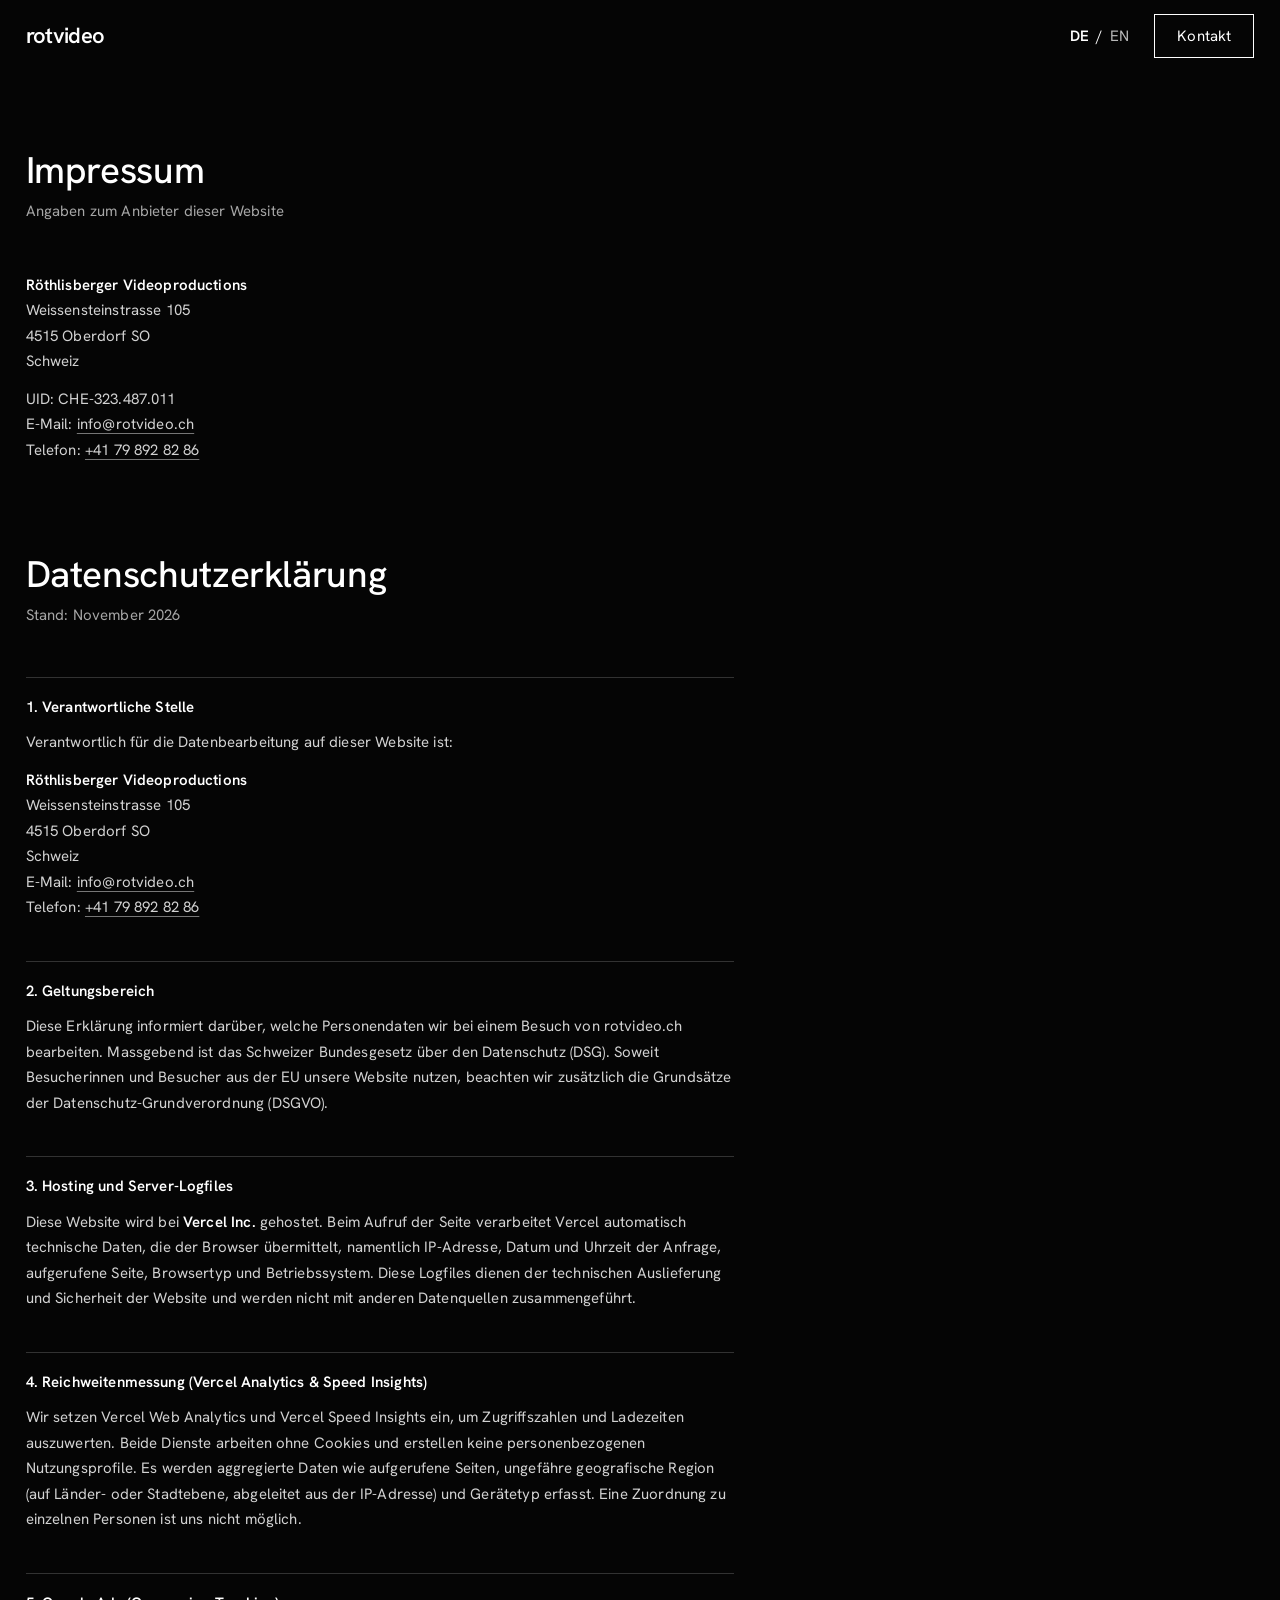
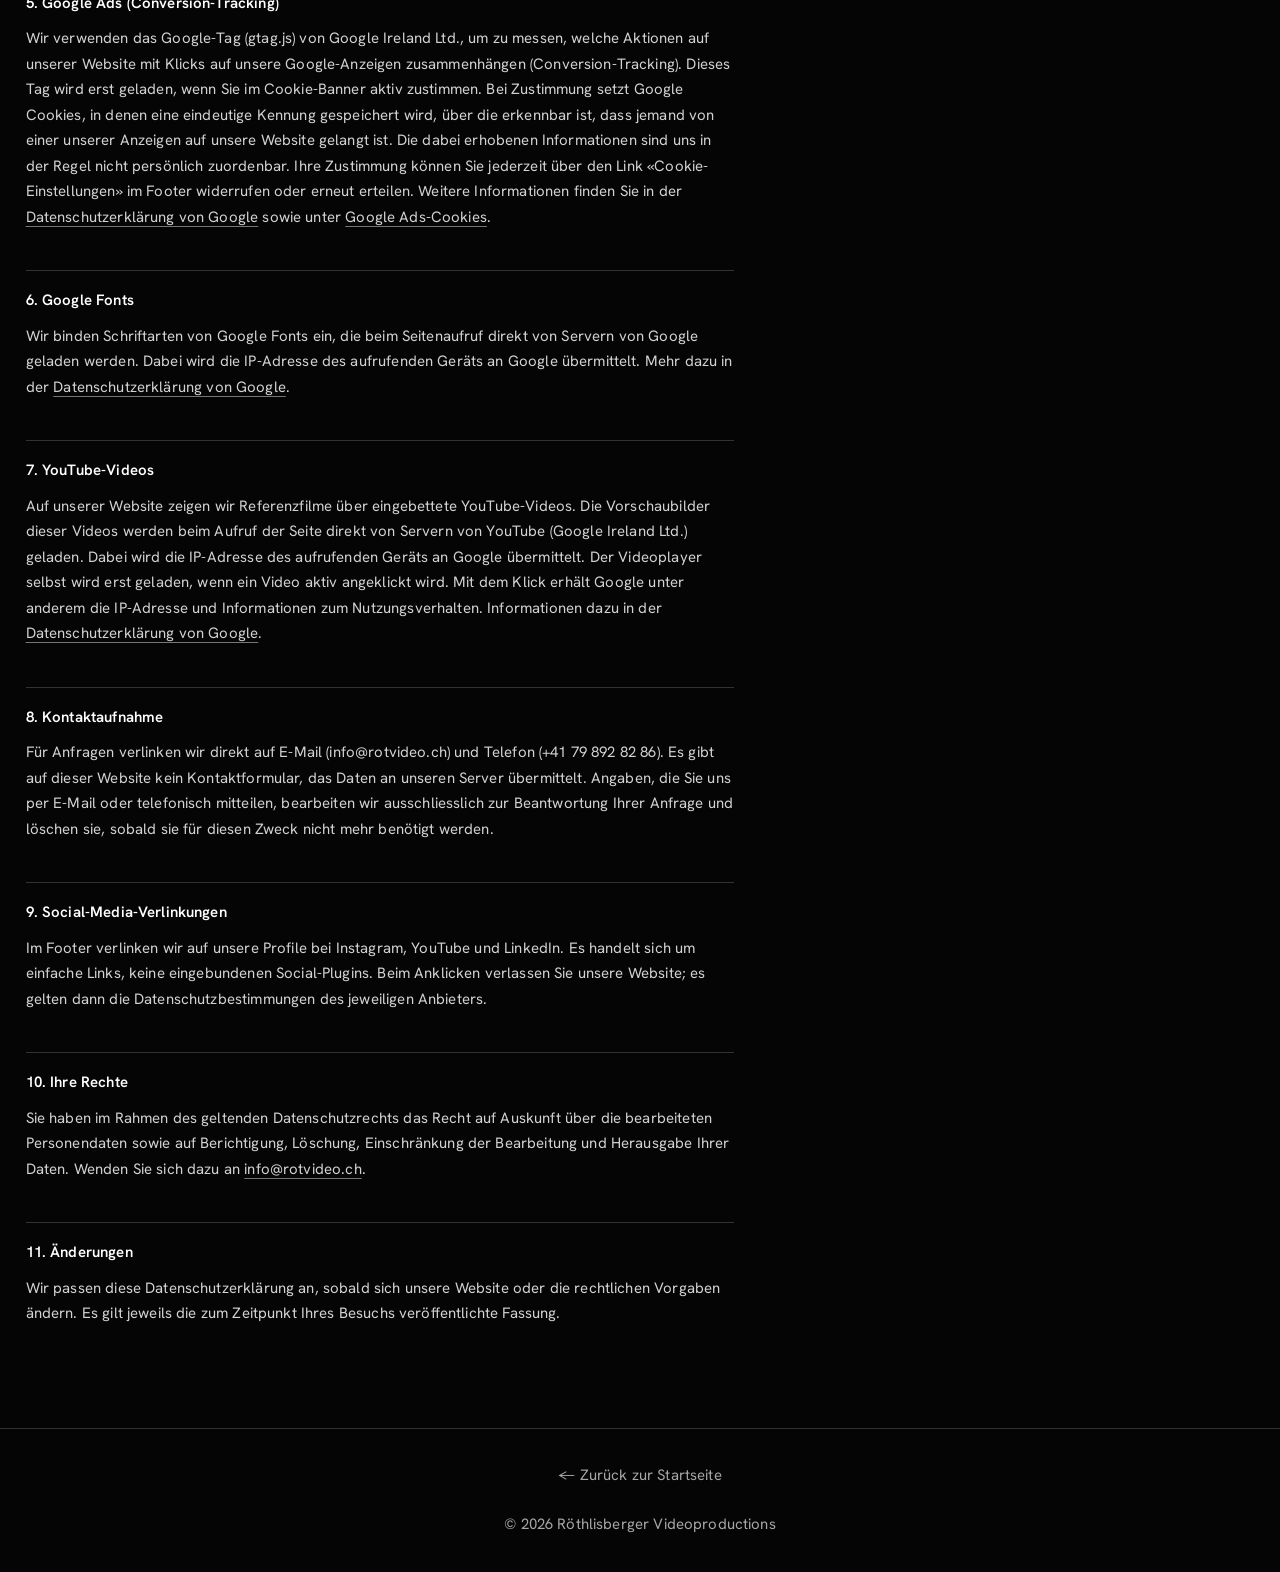
<file: datenschutz.html>
<!DOCTYPE html>
<html lang="de-CH">
<head>
<meta charset="UTF-8">
<meta name="viewport" content="width=device-width, initial-scale=1.0">
<title>Impressum &amp; Datenschutz — Röthlisberger Videoproductions</title>
<meta name="robots" content="noindex">
<link rel="icon" type="image/png" sizes="192x192" href="/favicon.png">
<link rel="preconnect" href="https://fonts.googleapis.com">
<link rel="preconnect" href="https://fonts.gstatic.com" crossorigin>
<link href="https://fonts.googleapis.com/css2?family=Hanken+Grotesk:wght@400;500;600&display=swap" rel="stylesheet">
<link rel="stylesheet" href="/site.css">
</head>
<body>
<header class="top legal-top">
  <a class="logo" href="/" aria-label="rotvideo – Röthlisberger Videoproductions, zur Startseite">rotvideo</a>
  <div class="top-right">
    <span class="lang"><span class="on" aria-current="true">DE</span><span aria-hidden="true">/</span><a href="/privacy.html" lang="en" hreflang="en" aria-label="English version">EN</a></span>
    <a class="btn-line" href="/#kontakt">Kontakt</a>
  </div>
</header>

<main class="legal">
  <h1>Impressum</h1>
  <p class="updated">Angaben zum Anbieter dieser Website</p>
  <p><strong>Röthlisberger Videoproductions</strong><br>
  Weissensteinstrasse 105<br>
  4515 Oberdorf SO<br>
  Schweiz</p>
  <p>UID: CHE-323.487.011<br>
  E-Mail: <a href="mailto:info@rotvideo.ch">info@rotvideo.ch</a><br>
  Telefon: <a href="tel:+41798928286">+41 79 892 82 86</a></p>

  <h2 class="legal-title" id="datenschutz">Datenschutzerklärung</h2>
  <p class="updated">Stand: November 2026</p>

  <h2>1. Verantwortliche Stelle</h2>
  <p>Verantwortlich für die Datenbearbeitung auf dieser Website ist:</p>
  <p><strong>Röthlisberger Videoproductions</strong><br>
  Weissensteinstrasse 105<br>
  4515 Oberdorf SO<br>
  Schweiz<br>
  E-Mail: <a href="mailto:info@rotvideo.ch">info@rotvideo.ch</a><br>
  Telefon: <a href="tel:+41798928286">+41 79 892 82 86</a></p>

  <h2>2. Geltungsbereich</h2>
  <p>Diese Erklärung informiert darüber, welche Personendaten wir bei einem Besuch von rotvideo.ch bearbeiten. Massgebend ist das Schweizer Bundesgesetz über den Datenschutz (DSG). Soweit Besucherinnen und Besucher aus der EU unsere Website nutzen, beachten wir zusätzlich die Grundsätze der Datenschutz-Grundverordnung (DSGVO).</p>

  <h2>3. Hosting und Server-Logfiles</h2>
  <p>Diese Website wird bei <strong>Vercel Inc.</strong> gehostet. Beim Aufruf der Seite verarbeitet Vercel automatisch technische Daten, die der Browser übermittelt, namentlich IP-Adresse, Datum und Uhrzeit der Anfrage, aufgerufene Seite, Browsertyp und Betriebssystem. Diese Logfiles dienen der technischen Auslieferung und Sicherheit der Website und werden nicht mit anderen Datenquellen zusammengeführt.</p>

  <h2>4. Reichweitenmessung (Vercel Analytics &amp; Speed Insights)</h2>
  <p>Wir setzen Vercel Web Analytics und Vercel Speed Insights ein, um Zugriffszahlen und Ladezeiten auszuwerten. Beide Dienste arbeiten ohne Cookies und erstellen keine personenbezogenen Nutzungsprofile. Es werden aggregierte Daten wie aufgerufene Seiten, ungefähre geografische Region (auf Länder- oder Stadtebene, abgeleitet aus der IP-Adresse) und Gerätetyp erfasst. Eine Zuordnung zu einzelnen Personen ist uns nicht möglich.</p>

  <h2>5. Google Ads (Conversion-Tracking)</h2>
  <p>Wir verwenden das Google-Tag (gtag.js) von Google Ireland Ltd., um zu messen, welche Aktionen auf unserer Website mit Klicks auf unsere Google-Anzeigen zusammenhängen (Conversion-Tracking). Dieses Tag wird erst geladen, wenn Sie im Cookie-Banner aktiv zustimmen. Bei Zustimmung setzt Google Cookies, in denen eine eindeutige Kennung gespeichert wird, über die erkennbar ist, dass jemand von einer unserer Anzeigen auf unsere Website gelangt ist. Die dabei erhobenen Informationen sind uns in der Regel nicht persönlich zuordenbar. Ihre Zustimmung können Sie jederzeit über den Link «Cookie-Einstellungen» im Footer widerrufen oder erneut erteilen. Weitere Informationen finden Sie in der <a href="https://policies.google.com/privacy" target="_blank" rel="noopener">Datenschutzerklärung von Google</a> sowie unter <a href="https://policies.google.com/technologies/ads" target="_blank" rel="noopener">Google Ads-Cookies</a>.</p>

  <h2>6. Google Fonts</h2>
  <p>Wir binden Schriftarten von Google Fonts ein, die beim Seitenaufruf direkt von Servern von Google geladen werden. Dabei wird die IP-Adresse des aufrufenden Geräts an Google übermittelt. Mehr dazu in der <a href="https://policies.google.com/privacy" target="_blank" rel="noopener">Datenschutzerklärung von Google</a>.</p>

  <h2>7. YouTube-Videos</h2>
  <p>Auf unserer Website zeigen wir Referenzfilme über eingebettete YouTube-Videos. Die Vorschaubilder dieser Videos werden beim Aufruf der Seite direkt von Servern von YouTube (Google Ireland Ltd.) geladen. Dabei wird die IP-Adresse des aufrufenden Geräts an Google übermittelt. Der Videoplayer selbst wird erst geladen, wenn ein Video aktiv angeklickt wird. Mit dem Klick erhält Google unter anderem die IP-Adresse und Informationen zum Nutzungsverhalten. Informationen dazu in der <a href="https://policies.google.com/privacy" target="_blank" rel="noopener">Datenschutzerklärung von Google</a>.</p>

  <h2>8. Kontaktaufnahme</h2>
  <p>Für Anfragen verlinken wir direkt auf E-Mail (info@rotvideo.ch) und Telefon (+41 79 892 82 86). Es gibt auf dieser Website kein Kontaktformular, das Daten an unseren Server übermittelt. Angaben, die Sie uns per E-Mail oder telefonisch mitteilen, bearbeiten wir ausschliesslich zur Beantwortung Ihrer Anfrage und löschen sie, sobald sie für diesen Zweck nicht mehr benötigt werden.</p>

  <h2>9. Social-Media-Verlinkungen</h2>
  <p>Im Footer verlinken wir auf unsere Profile bei Instagram, YouTube und LinkedIn. Es handelt sich um einfache Links, keine eingebundenen Social-Plugins. Beim Anklicken verlassen Sie unsere Website; es gelten dann die Datenschutzbestimmungen des jeweiligen Anbieters.</p>

  <h2>10. Ihre Rechte</h2>
  <p>Sie haben im Rahmen des geltenden Datenschutzrechts das Recht auf Auskunft über die bearbeiteten Personendaten sowie auf Berichtigung, Löschung, Einschränkung der Bearbeitung und Herausgabe Ihrer Daten. Wenden Sie sich dazu an <a href="mailto:info@rotvideo.ch">info@rotvideo.ch</a>.</p>

  <h2>11. Änderungen</h2>
  <p>Wir passen diese Datenschutzerklärung an, sobald sich unsere Website oder die rechtlichen Vorgaben ändern. Es gilt jeweils die zum Zeitpunkt Ihres Besuchs veröffentlichte Fassung.</p>
</main>

<footer class="foot">
  <a href="/">← Zurück zur Startseite</a>
  <div class="foot-group">
    <span>© 2026 Röthlisberger Videoproductions</span>
  </div>
</footer>
</body>
</html>
</file>
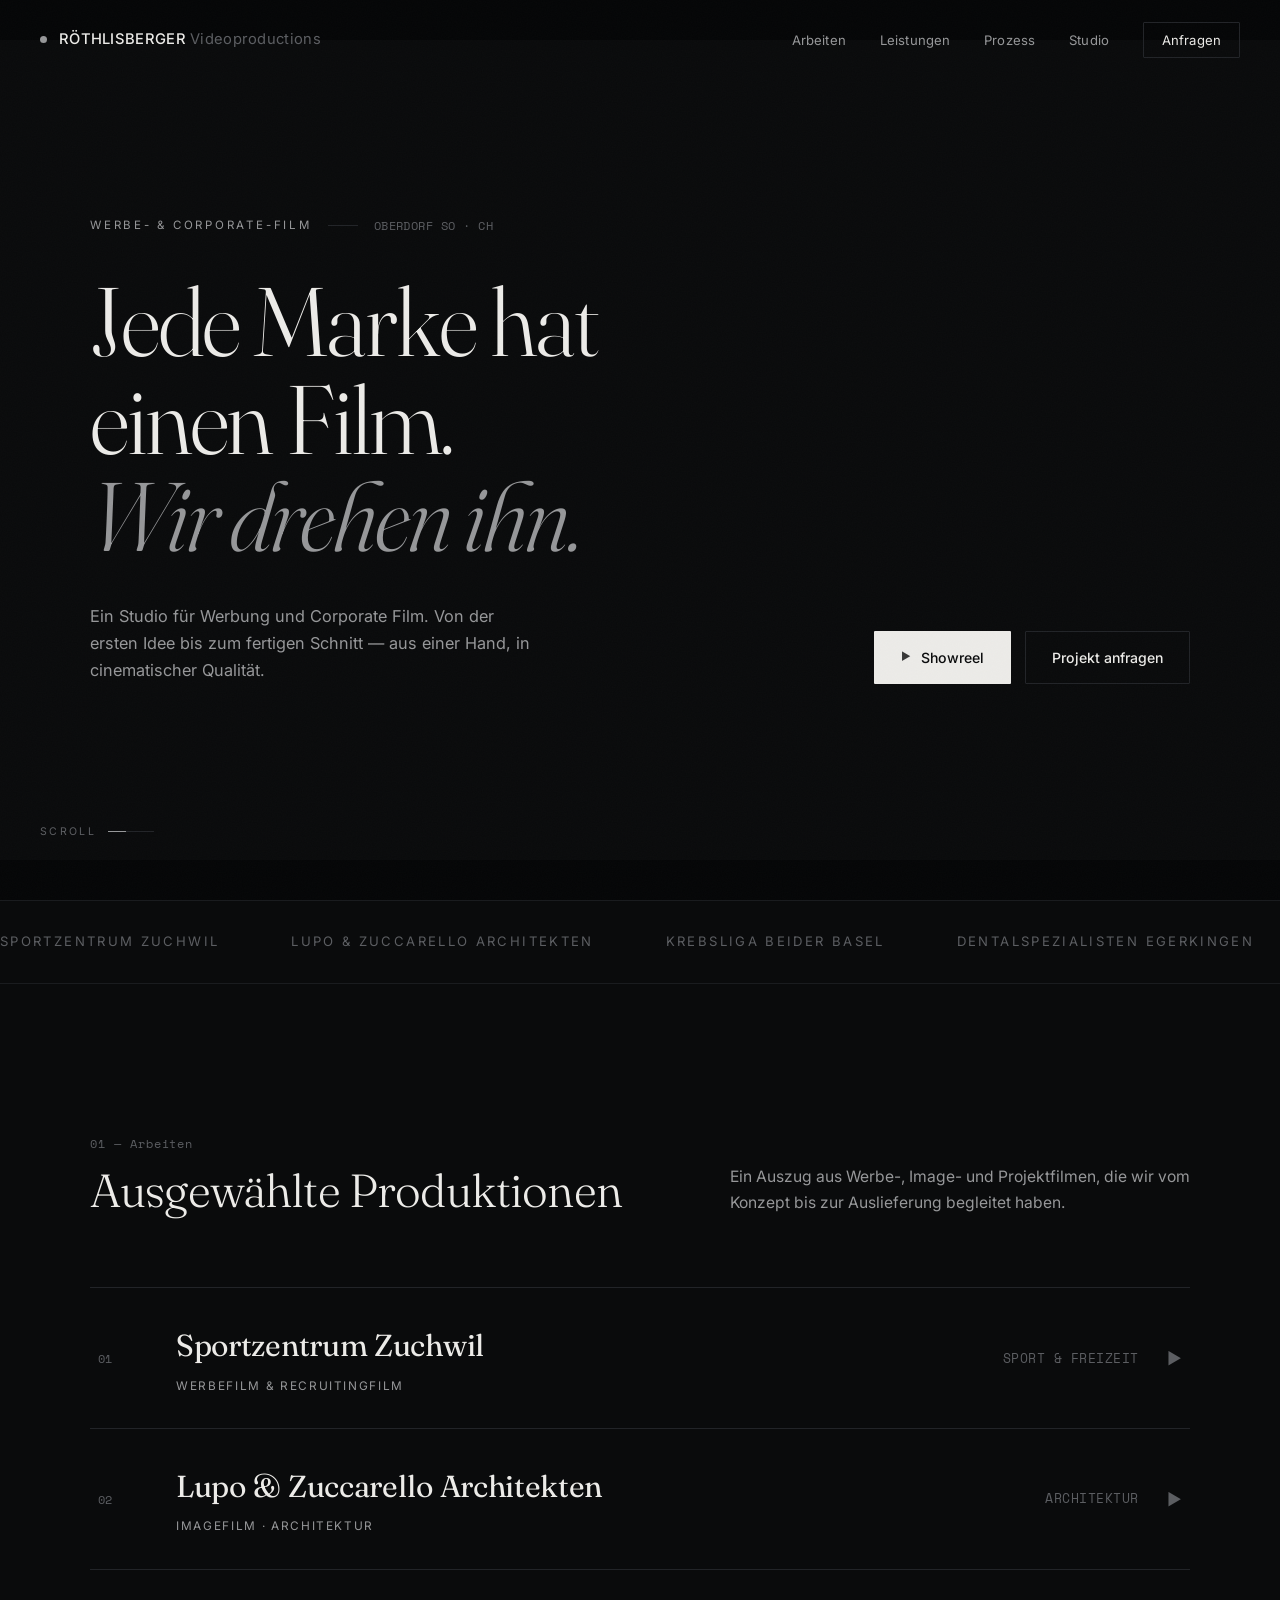
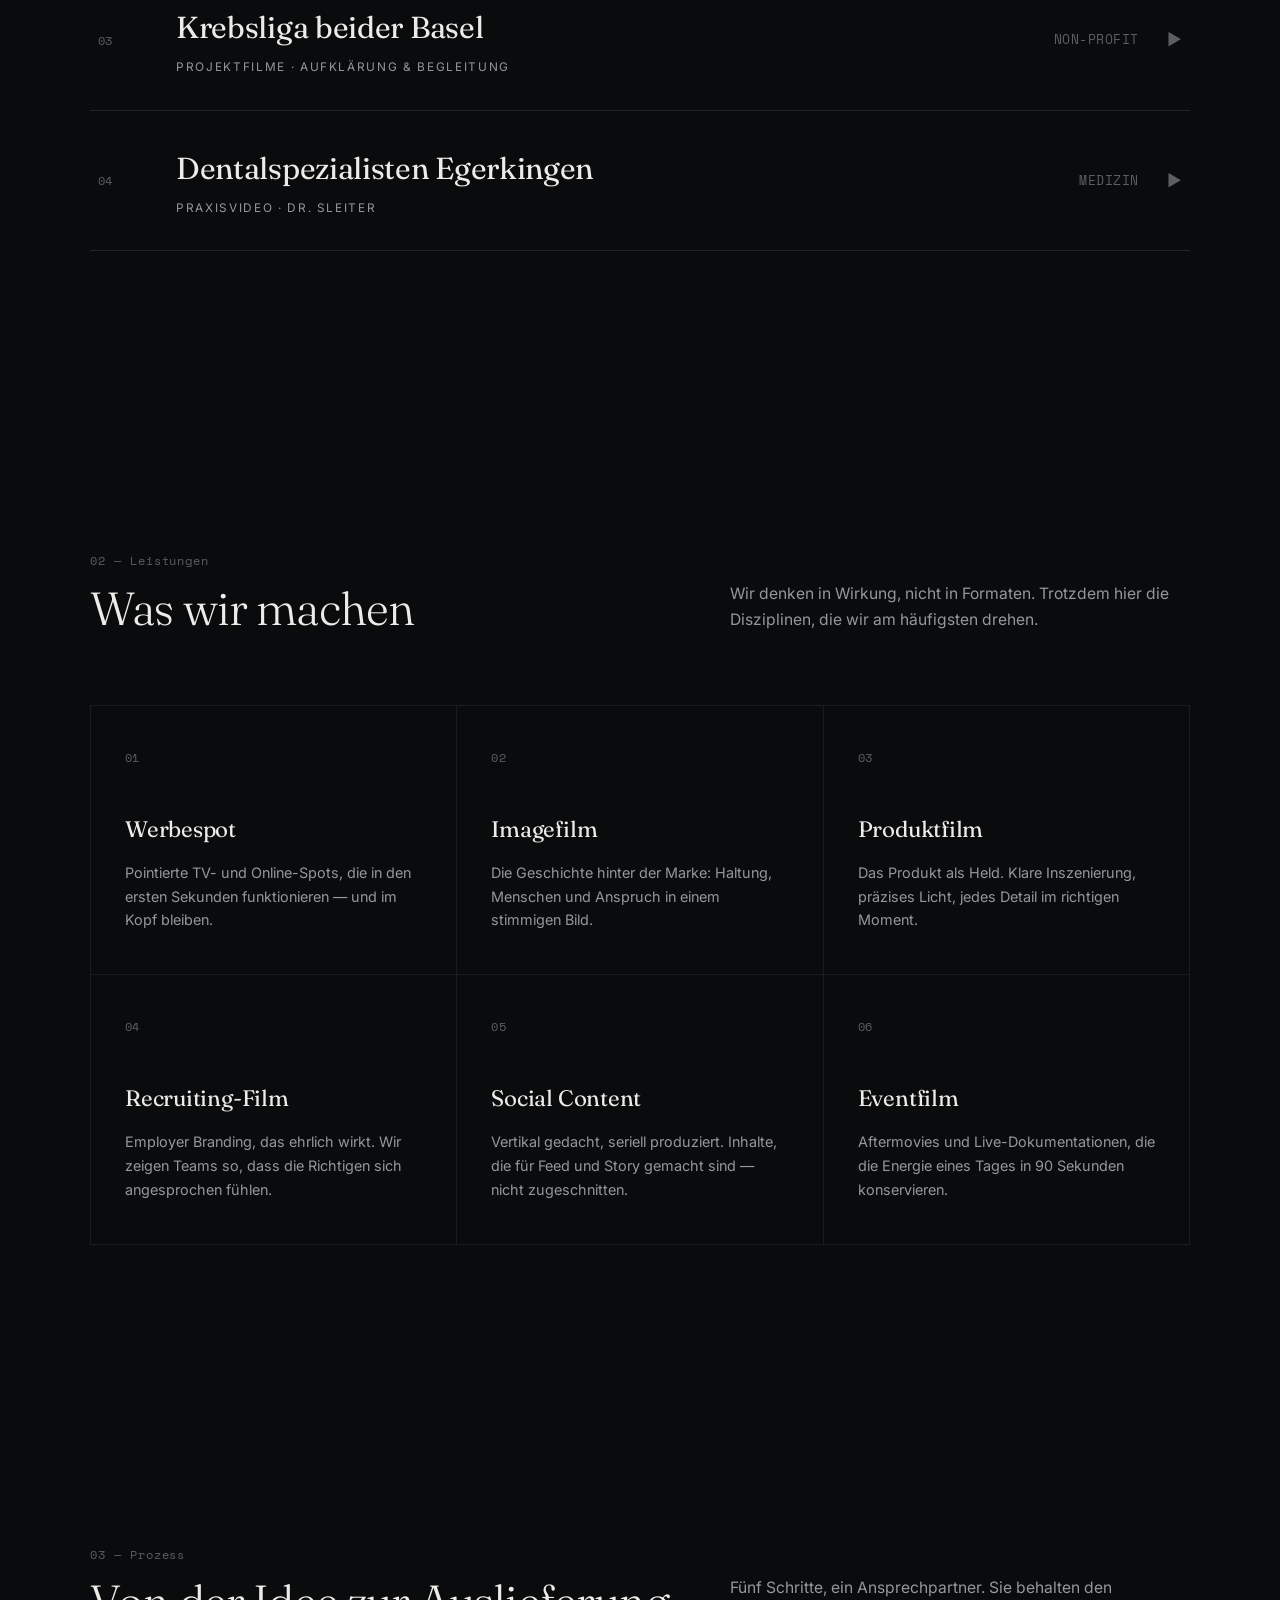
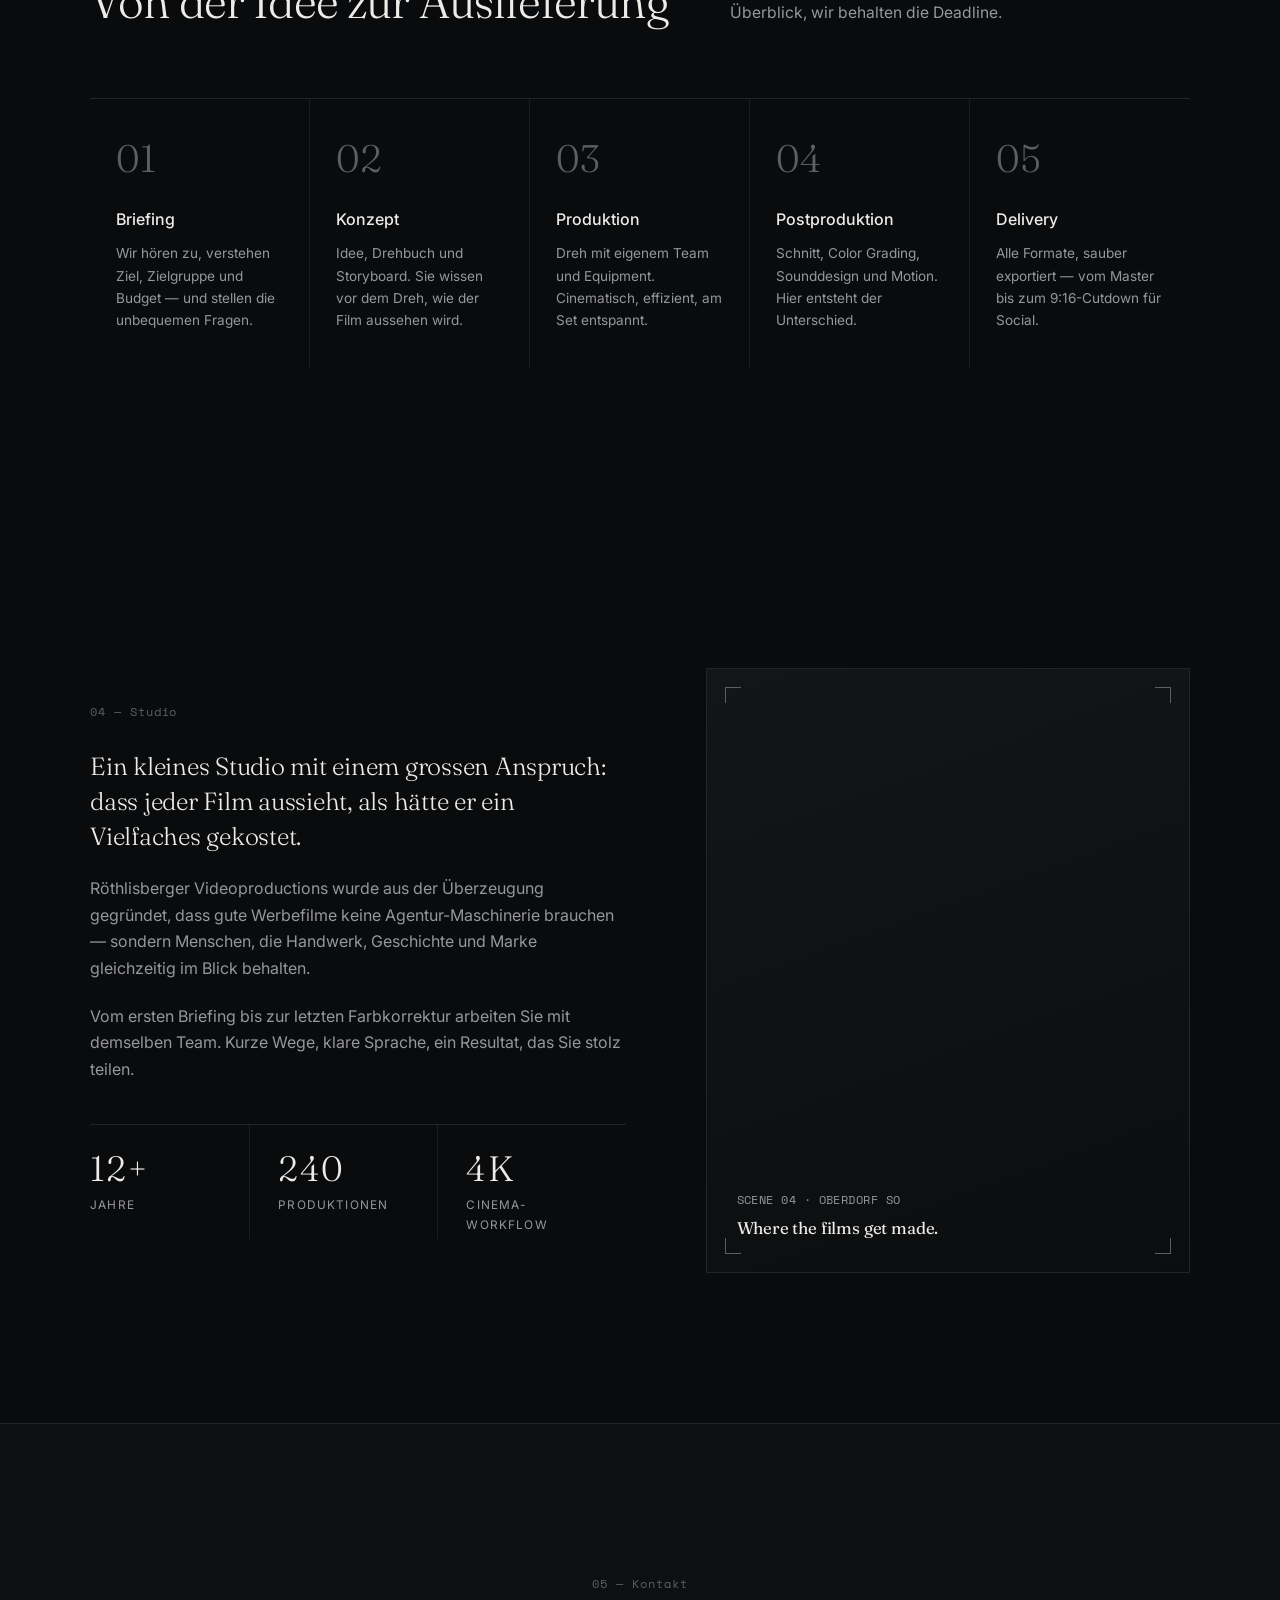
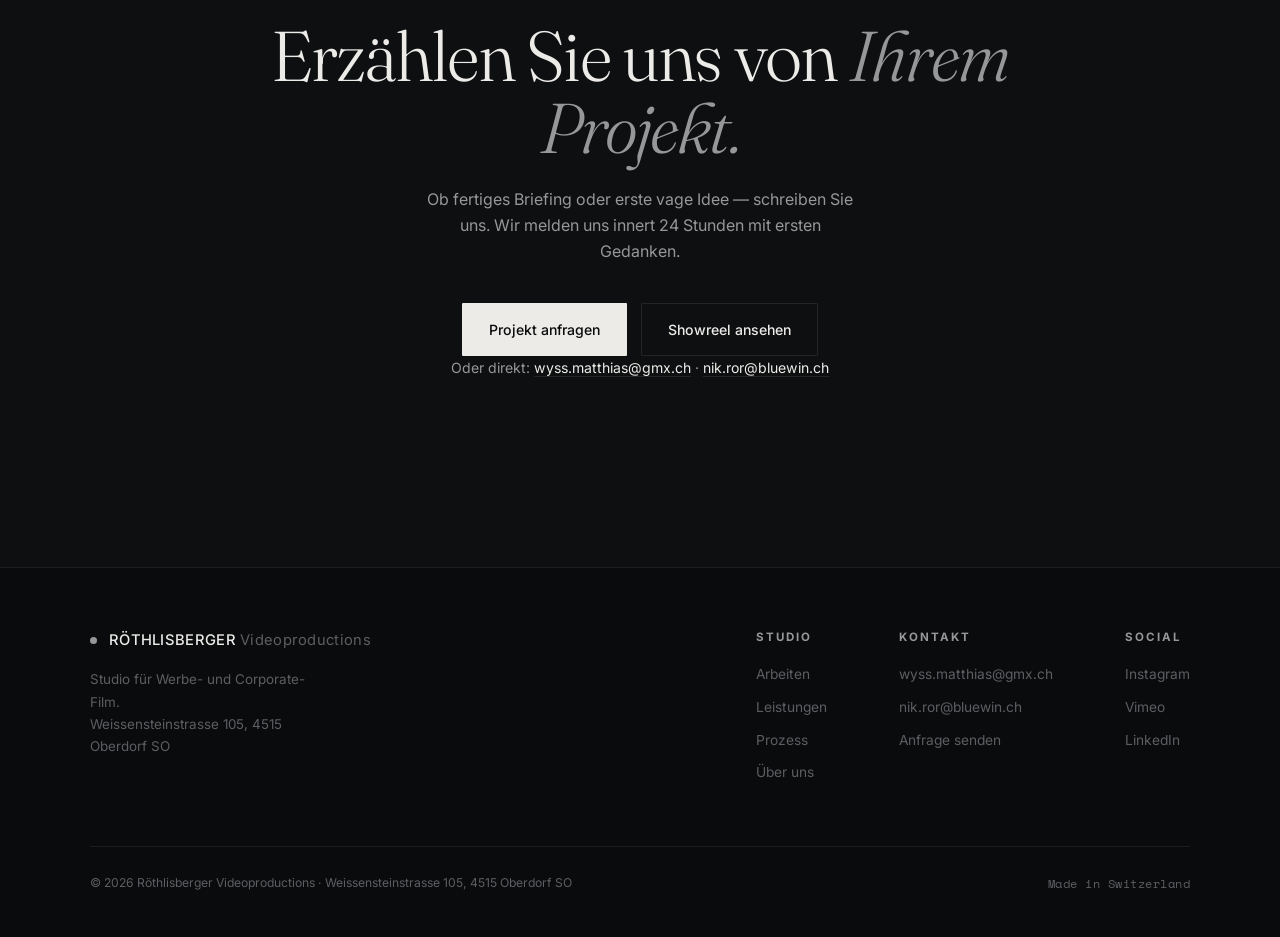
<file: index-2.html>
<!DOCTYPE html>
<html lang="de-CH">
<head>
<meta charset="UTF-8">
<meta name="viewport" content="width=device-width, initial-scale=1.0">
<title>Röthlisberger Videoproductions — Werbe- & Corporate-Film</title>
<link rel="preconnect" href="https://fonts.googleapis.com">
<link rel="preconnect" href="https://fonts.gstatic.com" crossorigin>
<link href="https://fonts.googleapis.com/css2?family=Fraunces:ital,opsz,wght@0,9..144,300;0,9..144,400;0,9..144,500;1,9..144,300&family=Inter:wght@400;500&family=Space+Mono:wght@400&display=swap" rel="stylesheet">
<style>
  :root{
    --bg:#0a0b0c;
    --bg-2:#0e0f11;
    --surface:#141517;
    --line:#222428;
    --line-soft:#1a1c1f;
    --ink:#ecebe8;
    --ink-dim:#969799;
    --ink-faint:#5c5e62;
    --accent:#ecebe8;
    --max:1180px;
    --ease:cubic-bezier(.22,.61,.36,1);
  }
  *{box-sizing:border-box;margin:0;padding:0}
  html{scroll-behavior:smooth}
  body{
    background:var(--bg);color:var(--ink);
    font-family:'Inter',system-ui,sans-serif;line-height:1.65;
    -webkit-font-smoothing:antialiased;overflow-x:hidden;
  }
  .grain{
    position:fixed;inset:0;z-index:9999;pointer-events:none;opacity:.022;
    background-image:url("data:image/svg+xml,%3Csvg xmlns='http://www.w3.org/2000/svg' width='180' height='180'%3E%3Cfilter id='n'%3E%3CfeTurbulence type='fractalNoise' baseFrequency='.8' numOctaves='2'/%3E%3C/filter%3E%3Crect width='100%25' height='100%25' filter='url(%23n)'/%3E%3C/svg%3E");
  }
  .mono{font-family:'Space Mono',monospace;letter-spacing:.04em}
  .wrap{max-width:var(--max);margin:0 auto;padding:0 40px}
  a{color:inherit;text-decoration:none}

  /* ---------- NAV ---------- */
  header.nav{
    position:fixed;top:0;left:0;right:0;z-index:100;
    display:flex;align-items:center;justify-content:space-between;
    padding:26px 40px;transition:all .45s var(--ease);
    border-bottom:1px solid transparent;
  }
  header.nav.scrolled{
    background:rgba(10,11,12,.78);backdrop-filter:blur(14px) saturate(120%);
    padding:16px 40px;border-bottom:1px solid var(--line-soft);
  }
  .brand{display:flex;align-items:center;gap:12px;font-size:.92rem;letter-spacing:.02em}
  .brand .dot{width:7px;height:7px;border-radius:50%;background:var(--ink-dim);flex:none;animation:rec 2.6s steps(1) infinite}
  @keyframes rec{0%,55%{opacity:.9}56%,100%{opacity:.25}}
  .brand b{font-weight:500}
  .brand .sub{color:var(--ink-faint);font-weight:400}
  nav ul{display:flex;gap:34px;list-style:none;align-items:center}
  nav a{font-size:.82rem;color:var(--ink-dim);letter-spacing:.01em;transition:color .25s}
  nav a:hover{color:var(--ink)}
  .nav-cta{border:1px solid var(--line);border-radius:1px;padding:9px 18px;color:var(--ink);transition:.3s var(--ease)}
  .nav-cta:hover{background:var(--ink);color:var(--bg);border-color:var(--ink)}
  .menu-btn{display:none;background:none;border:none;color:var(--ink);font-size:1.2rem;cursor:pointer}

  /* ---------- HERO ---------- */
  .hero{position:relative;min-height:100svh;display:flex;flex-direction:column;justify-content:center;background:var(--bg)}
  .bar{position:absolute;left:0;right:0;height:40px;background:#050607;z-index:5}
  .bar.top{top:0;transform:translateY(-100%);animation:barIn 1.1s var(--ease) .15s forwards}
  .bar.bot{bottom:0;transform:translateY(100%);animation:barIn 1.1s var(--ease) .15s forwards}
  @keyframes barIn{to{transform:translateY(0)}}

  .hero-grid{width:100%;max-width:var(--max);margin:0 auto;padding:0 40px;display:flex;flex-direction:column;gap:38px}
  .hero-eyebrow{
    display:flex;align-items:center;gap:16px;flex-wrap:wrap;
    font-size:.72rem;color:var(--ink-dim);text-transform:uppercase;letter-spacing:.24em;
    opacity:0;animation:rise .9s var(--ease) .5s forwards;
  }
  .hero-eyebrow .div{width:30px;height:1px;background:var(--line)}
  .hero-eyebrow .tc{color:var(--ink-faint)}
  h1.hero-title{
    font-family:'Fraunces',serif;font-weight:300;
    font-size:clamp(2.7rem,7.6vw,6.4rem);line-height:1.0;letter-spacing:-.022em;max-width:16ch;
  }
  h1.hero-title .it{font-style:italic;font-weight:300;color:var(--ink-dim)}
  h1.hero-title .line{display:block;overflow:hidden}
  h1.hero-title .line>span{display:block;transform:translateY(110%);animation:rise 1.05s var(--ease) forwards}
  h1.hero-title .line:nth-child(1)>span{animation-delay:.55s}
  h1.hero-title .line:nth-child(2)>span{animation-delay:.67s}
  h1.hero-title .line:nth-child(3)>span{animation-delay:.79s}
  @keyframes rise{to{transform:translateY(0);opacity:1}}
  .hero-bottom{display:flex;justify-content:space-between;align-items:flex-end;gap:48px;flex-wrap:wrap;opacity:0;animation:rise .9s var(--ease) 1s forwards}
  .hero-sub{max-width:44ch;color:var(--ink-dim);font-size:1.02rem}
  .hero-actions{display:flex;gap:14px;align-items:center;flex-wrap:wrap}
  .btn{display:inline-flex;align-items:center;gap:10px;padding:14px 26px;border-radius:1px;font-size:.88rem;font-weight:500;transition:.3s var(--ease);cursor:pointer;border:1px solid transparent}
  .btn-primary{background:var(--ink);color:var(--bg)}
  .btn-primary:hover{transform:translateY(-2px);background:#fff}
  .btn-ghost{border-color:var(--line);color:var(--ink)}
  .btn-ghost:hover{border-color:var(--ink-dim);background:rgba(255,255,255,.025)}
  .btn .play{font-size:.66rem;opacity:.8}
  .scrollcue{position:absolute;bottom:60px;left:40px;font-size:.66rem;color:var(--ink-faint);letter-spacing:.22em;text-transform:uppercase;display:flex;align-items:center;gap:12px;opacity:0;animation:rise 1s var(--ease) 1.4s forwards}
  .scrollcue .ln{width:46px;height:1px;background:var(--line);position:relative;overflow:hidden}
  .scrollcue .ln::after{content:"";position:absolute;inset:0;width:40%;background:var(--ink-dim);animation:slide 2.4s var(--ease) infinite}
  @keyframes slide{0%{transform:translateX(-100%)}100%{transform:translateX(280%)}}

  /* ---------- SECTION SHELL ---------- */
  section{padding:150px 0;position:relative}
  .sec-head{display:grid;grid-template-columns:auto 1fr;gap:14px 40px;align-items:end;margin-bottom:72px}
  .sec-tc{font-size:.74rem;color:var(--ink-faint);grid-column:1;letter-spacing:.08em}
  .sec-title{font-family:'Fraunces',serif;font-weight:300;font-size:clamp(1.8rem,3.8vw,2.9rem);letter-spacing:-.018em;line-height:1.04;grid-column:1}
  .sec-lead{color:var(--ink-dim);max-width:46ch;font-size:.98rem;grid-column:2;grid-row:1/3;align-self:end;justify-self:end}

  .reveal{opacity:0;transform:translateY(24px);transition:opacity .85s var(--ease),transform .85s var(--ease)}
  .reveal.in{opacity:1;transform:none}

  /* ---------- CLIENT STRIP ---------- */
  .strip{border-top:1px solid var(--line-soft);border-bottom:1px solid var(--line-soft);padding:30px 0;overflow:hidden}
  .marquee{display:flex;gap:72px;white-space:nowrap;width:max-content;animation:scroll 40s linear infinite}
  .marquee span{font-size:.82rem;color:var(--ink-faint);text-transform:uppercase;letter-spacing:.18em}
  @keyframes scroll{to{transform:translateX(-50%)}}

  /* ---------- WORK / REEL ---------- */
  .reel{border-top:1px solid var(--line)}
  .clip{display:grid;grid-template-columns:50px 1fr auto auto;gap:28px;align-items:center;padding:32px 8px;border-bottom:1px solid var(--line);transition:padding-left .4s var(--ease),background .4s var(--ease);cursor:pointer}
  .clip:hover{background:var(--surface);padding-left:24px}
  .clip .idx{font-size:.76rem;color:var(--ink-faint)}
  .clip .meta{display:flex;flex-direction:column;gap:6px}
  .clip .title{font-family:'Fraunces',serif;font-size:clamp(1.3rem,2.6vw,1.9rem);font-weight:400;letter-spacing:-.01em;transition:color .3s}
  .clip:hover .title{color:#fff}
  .clip .tag{font-size:.74rem;color:var(--ink-dim);text-transform:uppercase;letter-spacing:.14em}
  .clip .dur{font-size:.8rem;color:var(--ink-faint)}
  .clip .arrow{font-size:1rem;color:var(--ink-faint);transition:.4s var(--ease)}
  .clip:hover .arrow{color:var(--ink);transform:scale(1.3)}

  /* ---------- SERVICES ---------- */
  .svc-grid{display:grid;grid-template-columns:repeat(3,1fr);gap:1px;background:var(--line-soft);border:1px solid var(--line-soft)}
  .svc{background:var(--bg);padding:42px 34px;min-height:230px;display:flex;flex-direction:column;transition:background .4s var(--ease)}
  .svc:hover{background:var(--surface)}
  .svc .num{font-size:.72rem;color:var(--ink-faint);margin-bottom:auto}
  .svc h3{font-family:'Fraunces',serif;font-weight:400;font-size:1.4rem;margin:44px 0 13px;letter-spacing:-.01em}
  .svc p{font-size:.9rem;color:var(--ink-dim)}

  /* ---------- PROCESS ---------- */
  .proc{display:grid;grid-template-columns:repeat(5,1fr);border-top:1px solid var(--line)}
  .step{padding:40px 26px 36px;border-right:1px solid var(--line-soft)}
  .step:last-child{border-right:none}
  .step .n{font-family:'Fraunces',serif;font-size:2.4rem;font-weight:300;color:var(--ink-faint);line-height:1;margin-bottom:28px;transition:color .35s}
  .step:hover .n{color:var(--ink)}
  .step h4{font-size:1rem;font-weight:500;margin-bottom:10px}
  .step p{font-size:.85rem;color:var(--ink-dim)}

  /* ---------- STUDIO ---------- */
  .studio{display:grid;grid-template-columns:1.05fr .95fr;gap:80px;align-items:center}
  .studio-text .sec-tc-inline{font-size:.74rem;color:var(--ink-faint);display:block;margin-bottom:28px;letter-spacing:.08em}
  .studio-text p{color:var(--ink-dim);margin-bottom:22px;font-size:1rem}
  .studio-text p.lead{font-family:'Fraunces',serif;font-size:1.55rem;color:var(--ink);line-height:1.4;font-weight:300;letter-spacing:-.01em}
  .stats{display:flex;gap:0;margin-top:42px;border-top:1px solid var(--line)}
  .stat{padding:26px 28px 4px 0;flex:1;border-right:1px solid var(--line-soft)}
  .stat:last-child{border-right:none}
  .stat:not(:first-child){padding-left:28px}
  .stat .big{font-family:'Fraunces',serif;font-size:2.2rem;font-weight:300;color:var(--ink);line-height:1}
  .stat .lbl{font-size:.74rem;color:var(--ink-dim);margin-top:10px;text-transform:uppercase;letter-spacing:.1em}
  .studio-frame{aspect-ratio:4/5;border:1px solid var(--line);position:relative;overflow:hidden;background:linear-gradient(160deg,#141517,#0c0d0e);display:flex;align-items:flex-end;padding:30px}
  .studio-frame .corner{position:absolute;width:16px;height:16px;border:1px solid var(--ink-faint)}
  .studio-frame .corner.tl{top:18px;left:18px;border-right:none;border-bottom:none}
  .studio-frame .corner.tr{top:18px;right:18px;border-left:none;border-bottom:none}
  .studio-frame .corner.bl{bottom:18px;left:18px;border-right:none;border-top:none}
  .studio-frame .corner.br{bottom:18px;right:18px;border-left:none;border-top:none}
  .studio-frame .fcap{font-size:.72rem;color:var(--ink-dim)}
  .studio-frame .fcap b{color:var(--ink);font-weight:400;display:block;font-family:'Fraunces',serif;font-size:1.05rem;margin-top:6px;letter-spacing:-.01em}

  /* ---------- CONTACT ---------- */
  .contact{border-top:1px solid var(--line);text-align:center;background:var(--bg-2)}
  .contact .sec-tc-inline{display:block;font-size:.74rem;color:var(--ink-faint);margin-bottom:26px;letter-spacing:.08em}
  .contact h2{font-family:'Fraunces',serif;font-weight:300;font-size:clamp(2.2rem,6vw,4.4rem);line-height:1.02;letter-spacing:-.025em;max-width:18ch;margin:0 auto 22px}
  .contact h2 .it{font-style:italic;color:var(--ink-dim);font-weight:300}
  .contact p{color:var(--ink-dim);max-width:44ch;margin:0 auto 38px}
  .contact .hero-actions{justify-content:center}
  .mailto{margin-top:34px;font-size:.88rem;color:var(--ink-faint)}
  .mailto a{color:var(--ink);border-bottom:1px solid var(--line);transition:border-color .25s}
  .mailto a:hover{border-color:var(--ink)}

  /* ---------- FOOTER ---------- */
  footer{border-top:1px solid var(--line-soft);padding:60px 0 44px}
  .foot{display:flex;justify-content:space-between;gap:40px;flex-wrap:wrap;align-items:flex-start}
  .foot .brand{margin-bottom:16px}
  .foot p{color:var(--ink-faint);font-size:.84rem;max-width:30ch}
  .foot-cols{display:flex;gap:72px;flex-wrap:wrap}
  .foot-col h5{font-size:.72rem;text-transform:uppercase;letter-spacing:.18em;color:var(--ink-dim);margin-bottom:16px}
  .foot-col a{display:block;font-size:.86rem;color:var(--ink-faint);margin-bottom:10px;transition:color .25s}
  .foot-col a:hover{color:var(--ink)}
  .foot-base{display:flex;justify-content:space-between;gap:16px;flex-wrap:wrap;margin-top:52px;padding-top:26px;border-top:1px solid var(--line-soft);font-size:.76rem;color:var(--ink-faint)}

  /* ---------- VIDEO PLAYER (MODAL) ---------- */
  .vmodal{position:fixed;inset:0;z-index:10000;display:flex;align-items:center;justify-content:center;padding:24px;opacity:0;visibility:hidden;transition:opacity .35s var(--ease),visibility .35s var(--ease)}
  .vmodal.open{opacity:1;visibility:visible}
  .vmodal-backdrop{position:absolute;inset:0;background:rgba(5,6,7,.9);backdrop-filter:blur(8px)}
  .vmodal-inner{position:relative;width:min(1080px,94vw);max-height:90vh;transform:translateY(14px) scale(.99);transition:transform .4s var(--ease)}
  .vmodal.open .vmodal-inner{transform:none}
  .vmodal-bar{display:flex;align-items:center;justify-content:space-between;gap:16px;margin-bottom:14px}
  .vmodal-title{font-size:.74rem;color:var(--ink-dim);text-transform:uppercase;letter-spacing:.14em}
  .vmodal-close{background:none;border:1px solid var(--line);color:var(--ink);width:38px;height:38px;border-radius:1px;cursor:pointer;font-size:.85rem;transition:.25s var(--ease);flex:none}
  .vmodal-close:hover{background:var(--ink);color:var(--bg);border-color:var(--ink)}
  .vmodal-frame{position:relative;aspect-ratio:16/9;width:100%;background:#000;border:1px solid var(--line);overflow:hidden}
  .vmodal-frame iframe{position:absolute;inset:0;width:100%;height:100%;border:0}
  .vmodal-msg{position:absolute;inset:0;display:flex;align-items:center;justify-content:center;color:var(--ink-faint);font-family:'Fraunces',serif;font-style:italic;font-size:1.05rem}
  @media(prefers-reduced-motion:reduce){.vmodal,.vmodal-inner{transition:opacity .2s linear}}

  /* ---------- RESPONSIVE ---------- */
  @media(max-width:900px){
    nav ul{display:none}.menu-btn{display:block}
    .svc-grid{grid-template-columns:1fr 1fr}
    .proc{grid-template-columns:1fr 1fr;border:1px solid var(--line)}
    .step{border-bottom:1px solid var(--line-soft)}
    .studio{grid-template-columns:1fr;gap:48px}
    .studio-frame{aspect-ratio:16/10;order:-1}
    .sec-head{grid-template-columns:1fr}.sec-lead{grid-column:1;grid-row:auto;justify-self:start;margin-top:8px}
  }
  @media(max-width:620px){
    section{padding:96px 0}
    .wrap,.hero-grid{padding:0 24px}
    header.nav{padding:18px 24px}
    .svc-grid{grid-template-columns:1fr}
    .proc{grid-template-columns:1fr}
    .clip{grid-template-columns:34px 1fr auto;gap:16px;padding:24px 4px}
    .clip .dur{display:none}
    .hero-bottom{flex-direction:column;align-items:flex-start}
    .scrollcue{left:24px}
    .stats{flex-wrap:wrap}.stat{min-width:40%}
  }
  @media(prefers-reduced-motion:reduce){
    *{animation:none!important;transition:none!important}
    .reveal{opacity:1;transform:none}
    h1.hero-title .line>span,.hero-eyebrow,.hero-bottom,.scrollcue,.bar.top,.bar.bot{opacity:1;transform:none}
  }
  :focus-visible{outline:1px solid var(--ink);outline-offset:3px}
</style>
</head>
<body>
<div class="grain" aria-hidden="true"></div>

<!-- NAV -->
<header class="nav" id="nav">
  <a class="brand" href="#top">
    <span class="dot" aria-hidden="true"></span>
    <span><b>RÖTHLISBERGER</b> <span class="sub">Videoproductions</span></span>
  </a>
  <nav>
    <ul>
      <li><a href="#work">Arbeiten</a></li>
      <li><a href="#leistungen">Leistungen</a></li>
      <li><a href="#prozess">Prozess</a></li>
      <li><a href="#studio">Studio</a></li>
      <li><a class="nav-cta" href="#kontakt">Anfragen</a></li>
    </ul>
  </nav>
  <button class="menu-btn" aria-label="Menü" onclick="document.querySelector('nav ul').scrollIntoView()">☰</button>
</header>

<!-- HERO -->
<section class="hero" id="top">
  <div class="bar top" aria-hidden="true"></div>
  <div class="hero-grid">
    <div class="hero-eyebrow">
      <span>Werbe- &amp; Corporate-Film</span>
      <span class="div"></span>
      <span class="tc mono">Oberdorf SO · CH</span>
    </div>
    <h1 class="hero-title">
      <span class="line"><span>Jede Marke hat</span></span>
      <span class="line"><span>einen Film.</span></span>
      <span class="line"><span><span class="it">Wir drehen ihn.</span></span></span>
    </h1>
    <div class="hero-bottom">
      <p class="hero-sub">Ein Studio für Werbung und Corporate Film. Von der ersten Idee bis zum fertigen Schnitt — aus einer Hand, in cinematischer Qualität.</p>
      <div class="hero-actions">
        <a class="btn btn-primary" href="#work"><span class="play">▶</span> Showreel</a>
        <a class="btn btn-ghost" href="#kontakt">Projekt anfragen</a>
      </div>
    </div>
  </div>
  <div class="scrollcue"><span>Scroll</span><span class="ln"></span></div>
  <div class="bar bot" aria-hidden="true"></div>
</section>

<!-- CLIENT STRIP -->
<div class="strip" aria-label="Kundenauswahl">
  <div class="marquee" aria-hidden="true">
    <span>Sportzentrum Zuchwil</span><span>Lupo &amp; Zuccarello Architekten</span><span>Krebsliga beider Basel</span><span>Dentalspezialisten Egerkingen</span><span>Sportzentrum Zuchwil</span><span>Lupo &amp; Zuccarello Architekten</span><span>Krebsliga beider Basel</span><span>Dentalspezialisten Egerkingen</span>
    <span>Sportzentrum Zuchwil</span><span>Lupo &amp; Zuccarello Architekten</span><span>Krebsliga beider Basel</span><span>Dentalspezialisten Egerkingen</span><span>Sportzentrum Zuchwil</span><span>Lupo &amp; Zuccarello Architekten</span><span>Krebsliga beider Basel</span><span>Dentalspezialisten Egerkingen</span>
  </div>
</div>

<!-- WORK -->
<section id="work">
  <div class="wrap">
    <div class="sec-head reveal">
      <span class="sec-tc mono">01 — Arbeiten</span>
      <h2 class="sec-title">Ausgewählte Produktionen</h2>
      <p class="sec-lead">Ein Auszug aus Werbe-, Image- und Projektfilmen, die wir vom Konzept bis zur Auslieferung begleitet haben.</p>
    </div>
    <!-- VIDEO-LINKS: bei data-video die Embed-URL eintragen.
         YouTube:  https://www.youtube.com/embed/VIDEO_ID
         Vimeo:    https://player.vimeo.com/video/VIDEO_ID
         Solange data-video leer ist, zeigt der Player "Video folgt". -->
    <div class="reel">
      <a class="clip reveal" href="#" data-video="https://www.youtube.com/embed/Avyj_dmTHeM" data-title="Sportzentrum Zuchwil — Werbefilm & Recruitingfilm"><span class="idx mono">01</span><span class="meta"><span class="title">Sportzentrum Zuchwil</span><span class="tag">Werbefilm &amp; Recruitingfilm</span></span><span class="dur mono">SPORT &amp; FREIZEIT</span><span class="arrow">▶</span></a>
      <a class="clip reveal" href="#" data-video="https://www.youtube.com/embed/47pYF237b7M" data-title="Lupo & Zuccarello Architekten — Imagefilm"><span class="idx mono">02</span><span class="meta"><span class="title">Lupo &amp; Zuccarello Architekten</span><span class="tag">Imagefilm · Architektur</span></span><span class="dur mono">ARCHITEKTUR</span><span class="arrow">▶</span></a>
      <a class="clip reveal" href="#" data-video="https://www.youtube.com/embed/Ii1HDLkCDK8" data-title="Krebsliga beider Basel — Projektfilme"><span class="idx mono">03</span><span class="meta"><span class="title">Krebsliga beider Basel</span><span class="tag">Projektfilme · Aufklärung &amp; Begleitung</span></span><span class="dur mono">NON-PROFIT</span><span class="arrow">▶</span></a>
      <a class="clip reveal" href="#" data-video="" data-title="Dentalspezialisten Egerkingen — Praxisvideo"><span class="idx mono">04</span><span class="meta"><span class="title">Dentalspezialisten Egerkingen</span><span class="tag">Praxisvideo · Dr. Sleiter</span></span><span class="dur mono">MEDIZIN</span><span class="arrow">▶</span></a>
    </div>
  </div>
</section>

<!-- SERVICES -->
<section id="leistungen">
  <div class="wrap">
    <div class="sec-head reveal">
      <span class="sec-tc mono">02 — Leistungen</span>
      <h2 class="sec-title">Was wir machen</h2>
      <p class="sec-lead">Wir denken in Wirkung, nicht in Formaten. Trotzdem hier die Disziplinen, die wir am häufigsten drehen.</p>
    </div>
    <div class="svc-grid reveal">
      <div class="svc"><span class="num mono">01</span><h3>Werbespot</h3><p>Pointierte TV- und Online-Spots, die in den ersten Sekunden funktionieren — und im Kopf bleiben.</p></div>
      <div class="svc"><span class="num mono">02</span><h3>Imagefilm</h3><p>Die Geschichte hinter der Marke: Haltung, Menschen und Anspruch in einem stimmigen Bild.</p></div>
      <div class="svc"><span class="num mono">03</span><h3>Produktfilm</h3><p>Das Produkt als Held. Klare Inszenierung, präzises Licht, jedes Detail im richtigen Moment.</p></div>
      <div class="svc"><span class="num mono">04</span><h3>Recruiting-Film</h3><p>Employer Branding, das ehrlich wirkt. Wir zeigen Teams so, dass die Richtigen sich angesprochen fühlen.</p></div>
      <div class="svc"><span class="num mono">05</span><h3>Social Content</h3><p>Vertikal gedacht, seriell produziert. Inhalte, die für Feed und Story gemacht sind — nicht zugeschnitten.</p></div>
      <div class="svc"><span class="num mono">06</span><h3>Eventfilm</h3><p>Aftermovies und Live-Dokumentationen, die die Energie eines Tages in 90 Sekunden konservieren.</p></div>
    </div>
  </div>
</section>

<!-- PROCESS -->
<section id="prozess">
  <div class="wrap">
    <div class="sec-head reveal">
      <span class="sec-tc mono">03 — Prozess</span>
      <h2 class="sec-title">Von der Idee zur Auslieferung</h2>
      <p class="sec-lead">Fünf Schritte, ein Ansprechpartner. Sie behalten den Überblick, wir behalten die Deadline.</p>
    </div>
    <div class="proc reveal">
      <div class="step"><div class="n">01</div><h4>Briefing</h4><p>Wir hören zu, verstehen Ziel, Zielgruppe und Budget — und stellen die unbequemen Fragen.</p></div>
      <div class="step"><div class="n">02</div><h4>Konzept</h4><p>Idee, Drehbuch und Storyboard. Sie wissen vor dem Dreh, wie der Film aussehen wird.</p></div>
      <div class="step"><div class="n">03</div><h4>Produktion</h4><p>Dreh mit eigenem Team und Equipment. Cinematisch, effizient, am Set entspannt.</p></div>
      <div class="step"><div class="n">04</div><h4>Postproduktion</h4><p>Schnitt, Color Grading, Sounddesign und Motion. Hier entsteht der Unterschied.</p></div>
      <div class="step"><div class="n">05</div><h4>Delivery</h4><p>Alle Formate, sauber exportiert — vom Master bis zum 9:16-Cutdown für Social.</p></div>
    </div>
  </div>
</section>

<!-- STUDIO -->
<section id="studio">
  <div class="wrap">
    <div class="studio">
      <div class="studio-text reveal">
        <span class="sec-tc-inline mono">04 — Studio</span>
        <p class="lead">Ein kleines Studio mit einem grossen Anspruch: dass jeder Film aussieht, als hätte er ein Vielfaches gekostet.</p>
        <p>Röthlisberger Videoproductions wurde aus der Überzeugung gegründet, dass gute Werbefilme keine Agentur-Maschinerie brauchen — sondern Menschen, die Handwerk, Geschichte und Marke gleichzeitig im Blick behalten.</p>
        <p>Vom ersten Briefing bis zur letzten Farbkorrektur arbeiten Sie mit demselben Team. Kurze Wege, klare Sprache, ein Resultat, das Sie stolz teilen.</p>
        <div class="stats">
          <div class="stat"><div class="big mono">12+</div><div class="lbl">Jahre</div></div>
          <div class="stat"><div class="big mono">240</div><div class="lbl">Produktionen</div></div>
          <div class="stat"><div class="big mono">4K</div><div class="lbl">Cinema-Workflow</div></div>
        </div>
      </div>
      <div class="studio-frame reveal" aria-hidden="true">
        <span class="corner tl"></span><span class="corner tr"></span><span class="corner bl"></span><span class="corner br"></span>
        <span class="fcap mono">SCENE 04 · OBERDORF SO<b>Where the films get made.</b></span>
      </div>
    </div>
  </div>
</section>

<!-- CONTACT -->
<section class="contact" id="kontakt">
  <div class="wrap">
    <span class="sec-tc-inline mono">05 — Kontakt</span>
    <h2>Erzählen Sie uns von <span class="it">Ihrem Projekt.</span></h2>
    <p>Ob fertiges Briefing oder erste vage Idee — schreiben Sie uns. Wir melden uns innert 24 Stunden mit ersten Gedanken.</p>
    <div class="hero-actions">
      <a class="btn btn-primary" href="mailto:wyss.matthias@gmx.ch">Projekt anfragen</a>
      <a class="btn btn-ghost" href="#work">Showreel ansehen</a>
    </div>
    <p class="mailto">Oder direkt: <a href="mailto:wyss.matthias@gmx.ch">wyss.matthias@gmx.ch</a> · <a href="mailto:nik.ror@bluewin.ch">nik.ror@bluewin.ch</a></p>
  </div>
</section>

<!-- FOOTER -->
<footer>
  <div class="wrap">
    <div class="foot">
      <div>
        <a class="brand" href="#top"><span class="dot" aria-hidden="true"></span><span><b>RÖTHLISBERGER</b> <span class="sub">Videoproductions</span></span></a>
        <p>Studio für Werbe- und Corporate-Film.<br>Weissensteinstrasse 105, 4515 Oberdorf SO</p>
      </div>
      <div class="foot-cols">
        <div class="foot-col"><h5>Studio</h5><a href="#work">Arbeiten</a><a href="#leistungen">Leistungen</a><a href="#prozess">Prozess</a><a href="#studio">Über uns</a></div>
        <div class="foot-col"><h5>Kontakt</h5><a href="mailto:wyss.matthias@gmx.ch">wyss.matthias@gmx.ch</a><a href="mailto:nik.ror@bluewin.ch">nik.ror@bluewin.ch</a><a href="#kontakt">Anfrage senden</a></div>
        <div class="foot-col"><h5>Social</h5><a href="#">Instagram</a><a href="#">Vimeo</a><a href="#">LinkedIn</a></div>
      </div>
    </div>
    <div class="foot-base">
      <span>© 2026 Röthlisberger Videoproductions · Weissensteinstrasse 105, 4515 Oberdorf SO</span>
      <span class="mono">Made in Switzerland</span>
    </div>
  </div>
</footer>

<!-- VIDEO PLAYER -->
<div class="vmodal" id="vmodal" role="dialog" aria-modal="true" aria-label="Video-Player" aria-hidden="true">
  <div class="vmodal-backdrop" data-close></div>
  <div class="vmodal-inner">
    <div class="vmodal-bar">
      <span class="vmodal-title mono" id="vmodalTitle"></span>
      <button class="vmodal-close" type="button" aria-label="Schliessen" data-close>✕</button>
    </div>
    <div class="vmodal-frame">
      <div class="vmodal-msg" id="vmodalMsg">Video folgt in Kürze.</div>
      <iframe id="vmodalIframe" title="Video" allow="autoplay; fullscreen; picture-in-picture" allowfullscreen style="display:none"></iframe>
    </div>
  </div>
</div>

<script>
  const nav=document.getElementById('nav');
  addEventListener('scroll',()=>nav.classList.toggle('scrolled',scrollY>40),{passive:true});

  const io=new IntersectionObserver((es)=>{
    es.forEach(e=>{if(e.isIntersecting){e.target.classList.add('in');io.unobserve(e.target);}});
  },{threshold:.12,rootMargin:'0px 0px -8% 0px'});
  document.querySelectorAll('.reveal').forEach((el,i)=>{
    if(el.parentElement.classList.contains('reel')) el.style.transitionDelay=(i%6*55)+'ms';
    io.observe(el);
  });

  /* ---- Video-Popup ---- */
  const vmodal=document.getElementById('vmodal');
  const vframe=document.getElementById('vmodalIframe');
  const vtitle=document.getElementById('vmodalTitle');
  const vmsg=document.getElementById('vmodalMsg');
  let vLastFocus=null;

  function openVideo(url,title){
    vLastFocus=document.activeElement;
    vtitle.textContent=title||'';
    if(url){
      vframe.src=url+(url.includes('?')?'&':'?')+'autoplay=1';
      vframe.style.display='';
      vmsg.style.display='none';
    }else{
      vframe.removeAttribute('src');
      vframe.style.display='none';
      vmsg.style.display='';
    }
    vmodal.classList.add('open');
    vmodal.setAttribute('aria-hidden','false');
    document.body.style.overflow='hidden';
    vmodal.querySelector('.vmodal-close').focus();
  }
  function closeVideo(){
    vmodal.classList.remove('open');
    vmodal.setAttribute('aria-hidden','true');
    vframe.removeAttribute('src');
    document.body.style.overflow='';
    if(vLastFocus)vLastFocus.focus();
  }

  document.querySelectorAll('.clip').forEach(c=>{
    c.addEventListener('click',e=>{
      e.preventDefault();
      const t=c.dataset.title||(c.querySelector('.title')?c.querySelector('.title').textContent:'');
      openVideo(c.dataset.video||'',t);
    });
  });
  vmodal.querySelectorAll('[data-close]').forEach(el=>el.addEventListener('click',closeVideo));
  addEventListener('keydown',e=>{if(e.key==='Escape'&&vmodal.classList.contains('open'))closeVideo();});
</script>
</body>
</html>
</file>
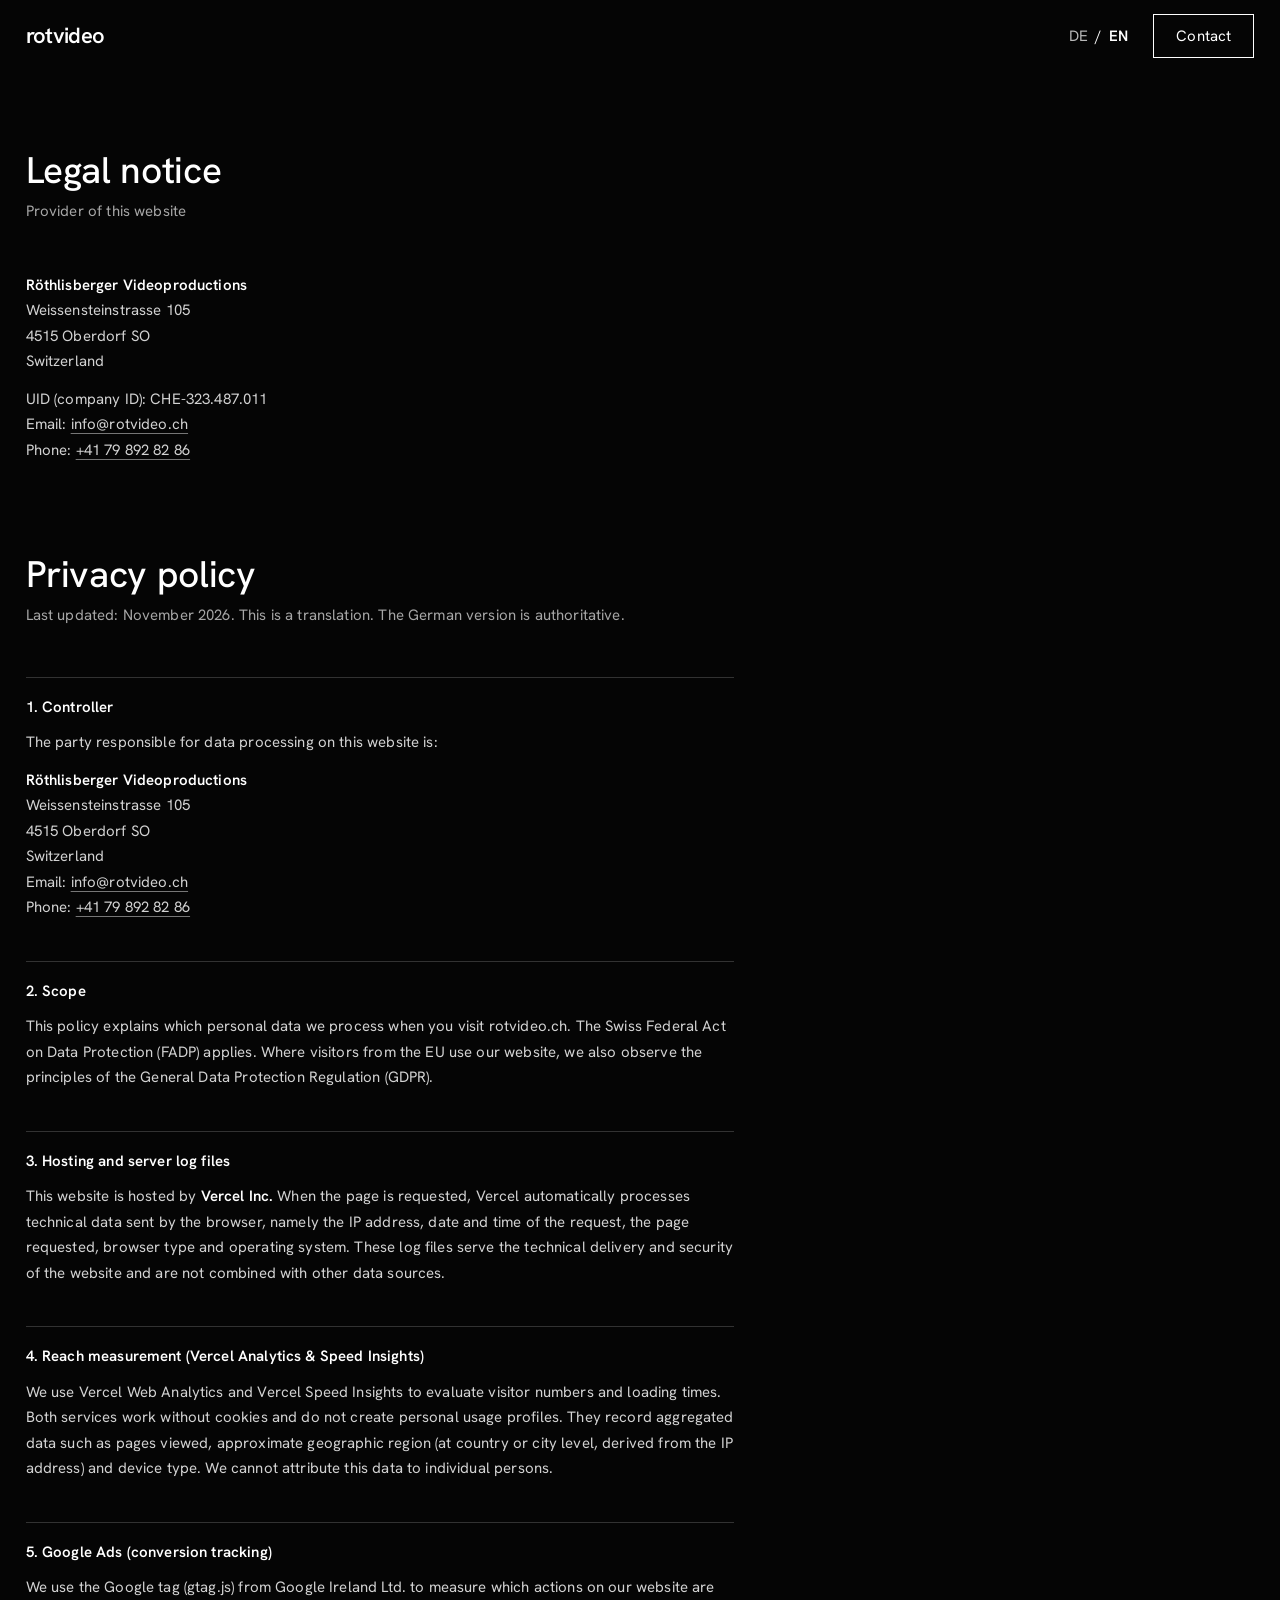
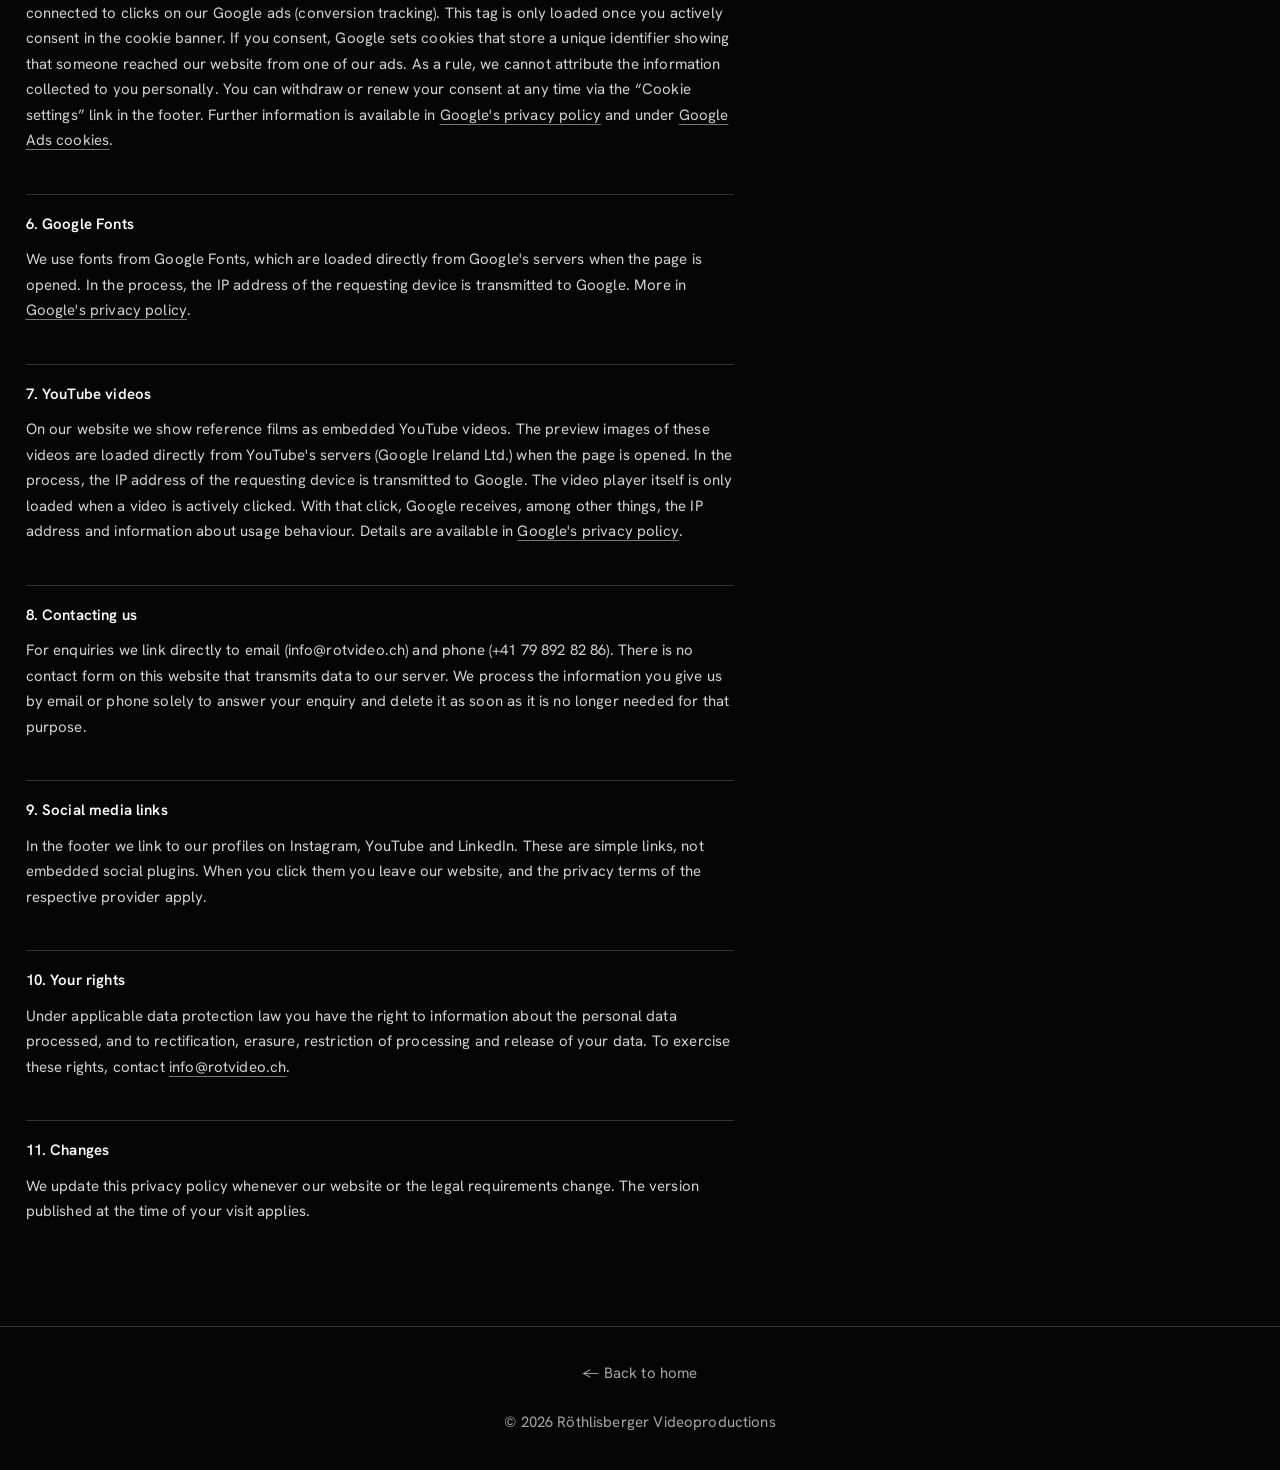
<file: privacy.html>
<!DOCTYPE html>
<html lang="en">
<head>
<meta charset="UTF-8">
<meta name="viewport" content="width=device-width, initial-scale=1.0">
<title>Legal notice &amp; privacy policy — Röthlisberger Videoproductions</title>
<meta name="robots" content="noindex">
<link rel="icon" type="image/png" sizes="192x192" href="/favicon.png">
<link rel="preconnect" href="https://fonts.googleapis.com">
<link rel="preconnect" href="https://fonts.gstatic.com" crossorigin>
<link href="https://fonts.googleapis.com/css2?family=Hanken+Grotesk:wght@400;500;600&display=swap" rel="stylesheet">
<link rel="stylesheet" href="/site.css">
</head>
<body>
<header class="top legal-top">
  <a class="logo" href="/en.html" aria-label="rotvideo – Röthlisberger Videoproductions, back to home">rotvideo</a>
  <div class="top-right">
    <span class="lang"><a href="/datenschutz.html" lang="de" hreflang="de-CH" aria-label="Deutsche Version">DE</a><span aria-hidden="true">/</span><span class="on" aria-current="true">EN</span></span>
    <a class="btn-line" href="/en.html#kontakt">Contact</a>
  </div>
</header>

<main class="legal">
  <h1>Legal notice</h1>
  <p class="updated">Provider of this website</p>
  <p><strong>Röthlisberger Videoproductions</strong><br>
  Weissensteinstrasse 105<br>
  4515 Oberdorf SO<br>
  Switzerland</p>
  <p>UID (company ID): CHE-323.487.011<br>
  Email: <a href="mailto:info@rotvideo.ch">info@rotvideo.ch</a><br>
  Phone: <a href="tel:+41798928286">+41 79 892 82 86</a></p>

  <h2 class="legal-title" id="privacy">Privacy policy</h2>
  <p class="updated">Last updated: November 2026. This is a translation. The German version is authoritative.</p>

  <h2>1. Controller</h2>
  <p>The party responsible for data processing on this website is:</p>
  <p><strong>Röthlisberger Videoproductions</strong><br>
  Weissensteinstrasse 105<br>
  4515 Oberdorf SO<br>
  Switzerland<br>
  Email: <a href="mailto:info@rotvideo.ch">info@rotvideo.ch</a><br>
  Phone: <a href="tel:+41798928286">+41 79 892 82 86</a></p>

  <h2>2. Scope</h2>
  <p>This policy explains which personal data we process when you visit rotvideo.ch. The Swiss Federal Act on Data Protection (FADP) applies. Where visitors from the EU use our website, we also observe the principles of the General Data Protection Regulation (GDPR).</p>

  <h2>3. Hosting and server log files</h2>
  <p>This website is hosted by <strong>Vercel Inc.</strong> When the page is requested, Vercel automatically processes technical data sent by the browser, namely the IP address, date and time of the request, the page requested, browser type and operating system. These log files serve the technical delivery and security of the website and are not combined with other data sources.</p>

  <h2>4. Reach measurement (Vercel Analytics &amp; Speed Insights)</h2>
  <p>We use Vercel Web Analytics and Vercel Speed Insights to evaluate visitor numbers and loading times. Both services work without cookies and do not create personal usage profiles. They record aggregated data such as pages viewed, approximate geographic region (at country or city level, derived from the IP address) and device type. We cannot attribute this data to individual persons.</p>

  <h2>5. Google Ads (conversion tracking)</h2>
  <p>We use the Google tag (gtag.js) from Google Ireland Ltd. to measure which actions on our website are connected to clicks on our Google ads (conversion tracking). This tag is only loaded once you actively consent in the cookie banner. If you consent, Google sets cookies that store a unique identifier showing that someone reached our website from one of our ads. As a rule, we cannot attribute the information collected to you personally. You can withdraw or renew your consent at any time via the “Cookie settings” link in the footer. Further information is available in <a href="https://policies.google.com/privacy" target="_blank" rel="noopener">Google's privacy policy</a> and under <a href="https://policies.google.com/technologies/ads" target="_blank" rel="noopener">Google Ads cookies</a>.</p>

  <h2>6. Google Fonts</h2>
  <p>We use fonts from Google Fonts, which are loaded directly from Google's servers when the page is opened. In the process, the IP address of the requesting device is transmitted to Google. More in <a href="https://policies.google.com/privacy" target="_blank" rel="noopener">Google's privacy policy</a>.</p>

  <h2>7. YouTube videos</h2>
  <p>On our website we show reference films as embedded YouTube videos. The preview images of these videos are loaded directly from YouTube's servers (Google Ireland Ltd.) when the page is opened. In the process, the IP address of the requesting device is transmitted to Google. The video player itself is only loaded when a video is actively clicked. With that click, Google receives, among other things, the IP address and information about usage behaviour. Details are available in <a href="https://policies.google.com/privacy" target="_blank" rel="noopener">Google's privacy policy</a>.</p>

  <h2>8. Contacting us</h2>
  <p>For enquiries we link directly to email (info@rotvideo.ch) and phone (+41 79 892 82 86). There is no contact form on this website that transmits data to our server. We process the information you give us by email or phone solely to answer your enquiry and delete it as soon as it is no longer needed for that purpose.</p>

  <h2>9. Social media links</h2>
  <p>In the footer we link to our profiles on Instagram, YouTube and LinkedIn. These are simple links, not embedded social plugins. When you click them you leave our website, and the privacy terms of the respective provider apply.</p>

  <h2>10. Your rights</h2>
  <p>Under applicable data protection law you have the right to information about the personal data processed, and to rectification, erasure, restriction of processing and release of your data. To exercise these rights, contact <a href="mailto:info@rotvideo.ch">info@rotvideo.ch</a>.</p>

  <h2>11. Changes</h2>
  <p>We update this privacy policy whenever our website or the legal requirements change. The version published at the time of your visit applies.</p>
</main>

<footer class="foot">
  <a href="/en.html">← Back to home</a>
  <div class="foot-group">
    <span>© 2026 Röthlisberger Videoproductions</span>
  </div>
</footer>
</body>
</html>
</file>
<file: site.css>
/* rotvideo.ch — gemeinsames Stylesheet für alle Seiten */
:root{
  --bg:#050505;
  --ink:#ffffff;
  --dim:#a6a6a6;
  --soft:#d2d2d2;
  --line:rgba(255,255,255,.18);
  --pad:clamp(16px,2vw,28px);
  --gap:clamp(64px,7vw,104px);
  --display:clamp(26px,2.9vw,40px);
  --ease:cubic-bezier(.22,.61,.36,1);
}
*{box-sizing:border-box;margin:0;padding:0}
html{scroll-behavior:smooth;overflow-x:hidden;overscroll-behavior-x:none;max-width:100%}
body{
  background:var(--bg);color:var(--ink);
  font-family:'Hanken Grotesk','Helvetica Neue',Arial,sans-serif;
  font-size:15px;line-height:1.5;letter-spacing:.01em;
  -webkit-font-smoothing:antialiased;overflow-x:hidden;overflow-x:clip;
  position:relative;max-width:100%;touch-action:pan-y pinch-zoom;
}
a{color:inherit;text-decoration:none}
img,video{display:block;max-width:100%}
button{font:inherit;color:inherit;background:none;border:none;cursor:pointer;letter-spacing:inherit}
:focus-visible{outline:1px solid var(--ink);outline-offset:3px}
.dim{color:var(--dim)}
.display{font-size:var(--display);font-weight:500;line-height:1.14;letter-spacing:-.01em}

/* ---------- Kopfzeile: nur Logo und Kontakt ---------- */
.top{
  position:fixed;top:0;left:0;right:0;z-index:100;
  display:flex;align-items:center;justify-content:space-between;gap:24px;
  padding:14px var(--pad);
  transition:background .4s var(--ease),padding .4s var(--ease);
}
.top.scrolled{
  background:rgba(5,5,5,.84);
  -webkit-backdrop-filter:blur(14px) saturate(120%);backdrop-filter:blur(14px) saturate(120%);
  padding-top:8px;padding-bottom:8px;
}
.logo{display:flex;align-items:center;min-height:44px;font-size:22px;font-weight:600;line-height:1;letter-spacing:-.03em}
.btn-line{
  display:inline-flex;align-items:center;min-height:44px;padding:0 22px;
  border:1px solid var(--ink);transition:background .25s var(--ease),color .25s var(--ease);
}
.btn-line:hover{background:var(--ink);color:var(--bg)}
.top-right{display:flex;align-items:center;gap:clamp(6px,1.4vw,18px)}
.lang{display:inline-flex;align-items:center}
.lang a,.lang .on{display:inline-flex;align-items:center;justify-content:center;min-width:34px;min-height:44px}
.lang a{opacity:.72;transition:opacity .25s var(--ease)}
.lang a:hover{opacity:1}
.lang .on{font-weight:600}

/* ---------- Hero ---------- */
.hero{
  position:relative;height:100vh;height:100svh;min-height:520px;
  display:flex;align-items:flex-end;background:#000;overflow:hidden;
}
.hero video{position:absolute;top:0;left:0;width:100%;height:100%;object-fit:cover}
.hero::after{
  content:"";position:absolute;top:0;left:0;width:100%;height:100%;pointer-events:none;
  background:linear-gradient(180deg,rgba(0,0,0,.66) 0%,rgba(0,0,0,.16) 26%,rgba(0,0,0,.16) 58%,rgba(0,0,0,.8) 100%);
}
.hero-name{
  position:absolute;top:50%;left:0;width:100%;transform:translateY(-50%);z-index:1;
  display:flex;flex-direction:column;align-items:center;gap:clamp(10px,1.2vw,18px);
  padding:0 var(--pad);text-align:center;pointer-events:none;
  text-shadow:0 0 48px rgba(0,0,0,.35);
  animation:nameIn 1.4s var(--ease) .2s both;
}
/* Flacher Schriftzug: nur sichtbar, solange das 3D-Logo nicht läuft (kein WebGL, reduzierte Bewegung) */
.hero-name-big{font-size:clamp(56px,10.5vw,156px);font-weight:600;line-height:.9;letter-spacing:-.045em;color:rgba(255,255,255,.6)}
.hero-name-sub{font-size:15px;font-weight:400;letter-spacing:.01em;color:rgba(255,255,255,.82)}
@keyframes nameIn{from{opacity:0}to{opacity:1}}
/* 3D-Logo aus hero3d.js: gläserner Schriftzug, der sich mit der Maus dreht */
.hero-canvas{position:absolute;top:0;left:0;width:100%;height:100%;z-index:1;pointer-events:none;opacity:0;transition:opacity .9s var(--ease)}
.hero--3d .hero-canvas{opacity:.68}
.hero--3d .hero-name{animation:none;opacity:0}
/* Solange der grosse Name im Bild steht, bleibt das kleine Logo oben links ausgeblendet */
.top .logo{transition:opacity .4s var(--ease),visibility .4s}
.js .top--home:not(.scrolled) .logo{opacity:0;visibility:hidden}
.hero-reel{
  position:relative;z-index:2;display:inline-flex;align-items:center;gap:10px;min-height:44px;
  margin:clamp(20px,2.4vw,32px) var(--pad);
}
.hero-reel:hover{opacity:.8}

/* ---------- Zeilen und Abschnittsköpfe ---------- */
.row{
  display:flex;flex-wrap:wrap;align-items:baseline;justify-content:center;text-align:center;
  gap:4px 40px;padding:18px var(--pad);
}
.row--under{border-bottom:1px solid var(--line)}
.row--over{border-top:1px solid var(--line)}
.head{display:flex;flex-wrap:wrap;align-items:baseline;justify-content:center;text-align:center;gap:0 16px;padding:18px var(--pad)}
.head--over{border-top:1px solid var(--line)}
.head h2,.row h2{font-size:15px;font-weight:600}
.sec{margin-top:var(--gap)}
#prozess + .sec{margin-top:clamp(20px,2.5vw,36px)}

/* ---------- Filmwand ---------- */
.wall{display:grid;grid-template-columns:minmax(0,1fr);gap:0 2px}
/* Laptop und Desktop: Filme als gleichmässiges Raster über die ganze Breite */
@media (min-width:900px){.wall{grid-template-columns:repeat(2,minmax(0,1fr))}}
@media (min-width:2000px){.wall{grid-template-columns:repeat(4,minmax(0,1fr))}}
.film{display:flex;flex-direction:column;min-width:0;max-width:100%}
.film--wide{grid-column:1 / -1}
.film-img{display:block;position:relative;overflow:hidden;background:#101010;aspect-ratio:16 / 9;width:100%}
.film--wide .film-img{aspect-ratio:21 / 9;min-height:240px}
.film-img img{position:absolute;top:0;left:0;width:100%;height:100%;max-width:none;object-fit:cover;transition:transform .9s var(--ease)}
.film:hover .film-img img,.film:focus-visible .film-img img{transform:scale(1.025)}
.film-cap{display:flex;flex-wrap:wrap;justify-content:space-between;gap:0 20px;padding:12px var(--pad) 26px;min-width:0}
.film-cap>span{min-width:0;max-width:100%;overflow-wrap:anywhere}
.film-cap svg{display:inline-block;margin-right:8px;vertical-align:-1px;opacity:.75}

/* ---------- Leistungen und Prozess ---------- */
.statement{margin:0 var(--pad);padding:36px 0 40px;border-top:1px solid var(--line);text-align:center}
.statement p{max-width:none;text-wrap:balance}
.steps{list-style:none;display:flex;flex-wrap:wrap;justify-content:center;gap:4px 28px}

/* ---------- Über uns ---------- */
.about{display:flex;flex-direction:column;align-items:center;text-align:center;gap:32px;padding:12px var(--pad) 0}
.about figure{width:100%;max-width:520px;display:flex;flex-direction:column;align-items:center;gap:12px}
.about figure img{width:100%;height:auto;aspect-ratio:828 / 750;object-fit:cover}
.about figcaption{display:flex;flex-wrap:wrap;justify-content:center;gap:0 12px;color:var(--dim)}
.about figcaption span:first-child{color:var(--ink)}
.about-text{width:100%;display:flex;flex-direction:column;align-items:center;gap:22px;padding-bottom:36px}
.about-text .display{max-width:18ch}
.about-text .body{max-width:54ch;color:var(--soft)}
.stats{display:flex;flex-wrap:wrap;justify-content:center;gap:16px 56px;padding-top:20px;margin-top:8px;border-top:1px solid var(--line);width:100%;max-width:560px}
.stats div{display:flex;flex-direction:column-reverse}
.stats dt{color:var(--dim)}
.stats dd{font-size:var(--display);font-weight:500;line-height:1.12}

/* ---------- Kontakt ---------- */
.contact{
  display:flex;flex-direction:column;align-items:center;text-align:center;gap:36px;
  margin-top:var(--gap);padding:clamp(72px,9vw,132px) var(--pad);border-top:1px solid var(--line);
}
.contact-text{display:flex;flex-direction:column;align-items:center;gap:14px}
.contact-text h2{max-width:20ch}
.contact-links{display:flex;flex-direction:column;align-items:center;gap:4px}
.btn-solid{
  display:inline-flex;align-items:center;min-height:52px;padding:0 28px;margin-bottom:8px;
  background:var(--ink);color:var(--bg);font-weight:600;transition:opacity .25s var(--ease);
}
.btn-solid:hover{opacity:.85}
.link{
  display:inline-flex;align-items:center;min-height:44px;
  text-decoration:underline;text-underline-offset:5px;text-decoration-color:rgba(255,255,255,.45);
  transition:text-decoration-color .25s;
}
.link:hover{text-decoration-color:var(--ink)}

/* ---------- Fusszeile ---------- */
.foot{
  display:grid;grid-template-columns:minmax(0,1fr) auto minmax(0,1fr);align-items:start;gap:16px 48px;
  padding:24px var(--pad) 36px;border-top:1px solid var(--line);color:var(--dim);
}
.foot a,.foot button{display:inline-flex;align-items:center;min-height:44px;color:var(--dim);transition:color .25s}
.foot a:hover,.foot button:hover{color:var(--ink)}
.foot-group{display:flex;flex-wrap:wrap;align-items:center;gap:0 28px}
.foot-group:last-child{justify-content:flex-end}
@media (max-width:1560px){
  .foot{grid-template-columns:minmax(0,1fr);justify-items:center;text-align:center}
  .foot-group,.foot-group:last-child{justify-content:center}
}

/* ---------- Einblenden beim Scrollen ---------- */
.js .reveal{opacity:0;transform:translateY(18px);transition:opacity .8s var(--ease),transform .8s var(--ease)}
.js .reveal.in{opacity:1;transform:none}

/* ---------- Video-Popup ---------- */
.vmodal{
  position:fixed;top:0;left:0;width:100%;height:100%;z-index:10000;
  display:flex;align-items:center;justify-content:center;padding:24px;
  opacity:0;visibility:hidden;transition:opacity .35s var(--ease),visibility .35s var(--ease);
}
.vmodal.open{opacity:1;visibility:visible}
.vmodal-backdrop{position:absolute;top:0;left:0;width:100%;height:100%;background:rgba(0,0,0,.92)}
.vmodal-inner{position:relative;width:min(1080px,94vw);max-height:90vh;transform:translateY(14px);transition:transform .4s var(--ease)}
.vmodal.open .vmodal-inner{transform:none}
.vmodal-bar{display:flex;align-items:center;justify-content:space-between;gap:16px;margin-bottom:12px}
.vmodal-title{color:var(--soft)}
.vmodal-close{width:44px;height:44px;flex:none;border:1px solid var(--ink);transition:background .25s,color .25s}
.vmodal-close:hover{background:var(--ink);color:var(--bg)}
.vmodal-frame{position:relative;aspect-ratio:16 / 9;width:100%;background:#000;overflow:hidden}
.vmodal-frame iframe{position:absolute;top:0;left:0;width:100%;height:100%;border:0}
.vmodal-msg{position:absolute;top:0;left:0;width:100%;height:100%;display:flex;align-items:center;justify-content:center;color:var(--dim)}
.vmodal-tabs{display:none;flex-wrap:wrap;gap:8px;margin-bottom:12px}
.vmodal-tabs.show{display:flex}
.vmodal-tab{min-height:44px;padding:0 18px;border:1px solid var(--line);color:var(--soft);transition:background .25s,color .25s,border-color .25s}
.vmodal-tab:hover{border-color:var(--ink);color:var(--ink)}
.vmodal-tab.active{background:var(--ink);color:var(--bg);border-color:var(--ink)}

/* ---------- Cookie-Banner ---------- */
.cookie-banner{
  position:fixed;left:0;right:0;bottom:0;z-index:200;
  background:rgba(5,5,5,.94);-webkit-backdrop-filter:blur(14px);backdrop-filter:blur(14px);
  border-top:1px solid var(--line);padding:20px var(--pad);
  transform:translateY(110%);opacity:0;visibility:hidden;
  transition:transform .5s var(--ease),opacity .5s var(--ease),visibility .5s;
}
.cookie-banner.show{transform:none;opacity:1;visibility:visible}
.cookie-inner{display:flex;flex-wrap:wrap;align-items:center;justify-content:space-between;gap:16px 32px}
.cookie-inner p{max-width:70ch;color:var(--soft)}
.cookie-inner p a{text-decoration:underline;text-underline-offset:4px}
.cookie-actions{display:flex;flex-wrap:wrap;gap:10px}
.cookie-actions button{min-height:44px;padding:0 22px;border:1px solid var(--ink);transition:background .25s,color .25s}
.cookie-actions .solid{background:var(--ink);color:var(--bg);font-weight:600}
.cookie-actions button:hover{background:var(--ink);color:var(--bg)}
.cookie-actions .solid:hover{opacity:.85}

/* ---------- Datenschutzseiten ---------- */
.legal-top{position:static}
.legal{max-width:760px;padding:clamp(40px,6vw,80px) var(--pad) var(--gap)}
.legal h1{font-size:var(--display);font-weight:500;line-height:1.14;letter-spacing:-.01em;margin-bottom:8px}
.legal .updated{color:var(--dim);margin-bottom:48px}
.legal h2{font-size:15px;font-weight:600;margin:40px 0 12px;padding-top:18px;border-top:1px solid var(--line)}
.legal h2.legal-title{font-size:var(--display);font-weight:500;line-height:1.14;letter-spacing:-.01em;margin:var(--gap) 0 8px;padding-top:0;border-top:none}
.legal p{color:var(--soft);margin-bottom:12px;line-height:1.7}
.legal p strong{color:var(--ink);font-weight:600}
.legal a{text-decoration:underline;text-underline-offset:4px;text-decoration-color:rgba(255,255,255,.45)}
.legal a:hover{text-decoration-color:var(--ink)}

@media (max-width:620px){
  .cookie-actions{width:100%}
  .cookie-actions button{flex:1;justify-content:center}
}
@media (prefers-reduced-motion:reduce){
  html{scroll-behavior:auto}
  *{animation:none!important;transition:none!important}
  .js .reveal{opacity:1;transform:none}
  .hero video{display:none}
  .hero{background:#000 url(/hero-poster.jpg) center / cover no-repeat}
}
</file>
